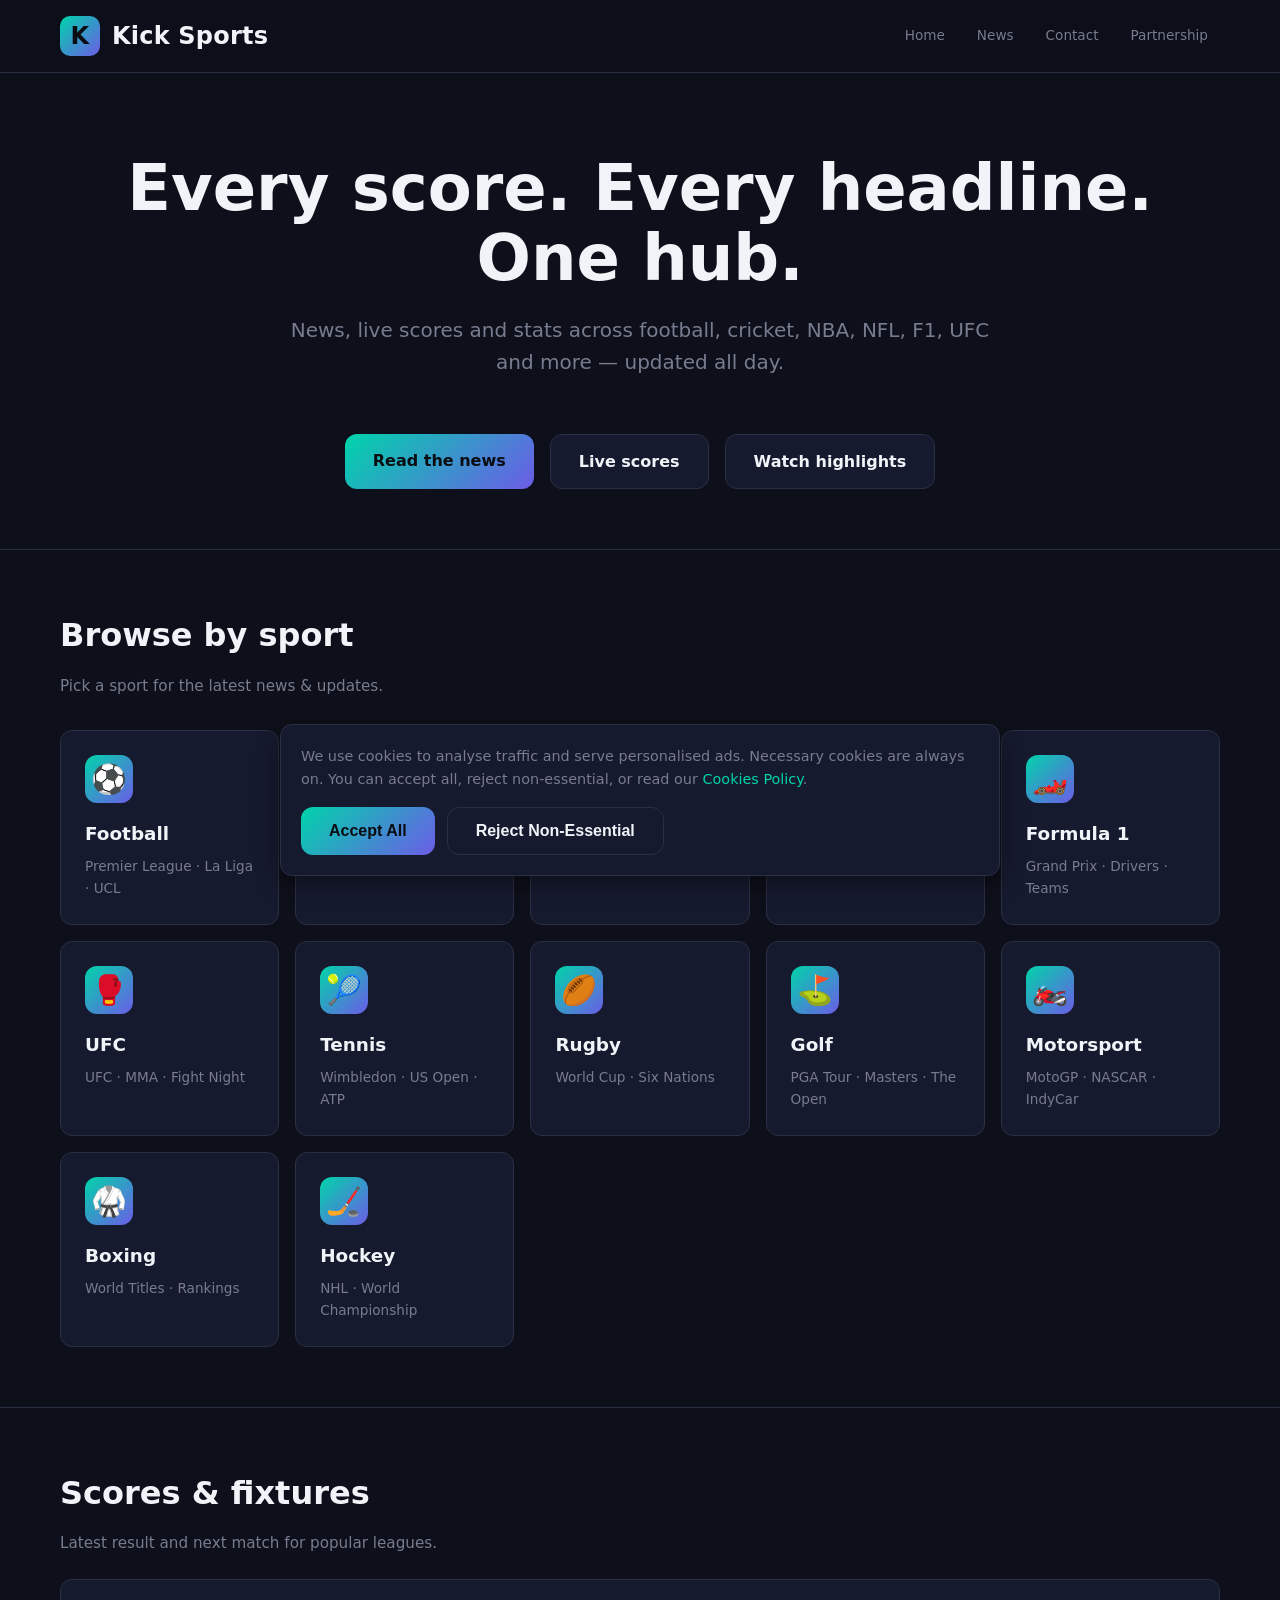
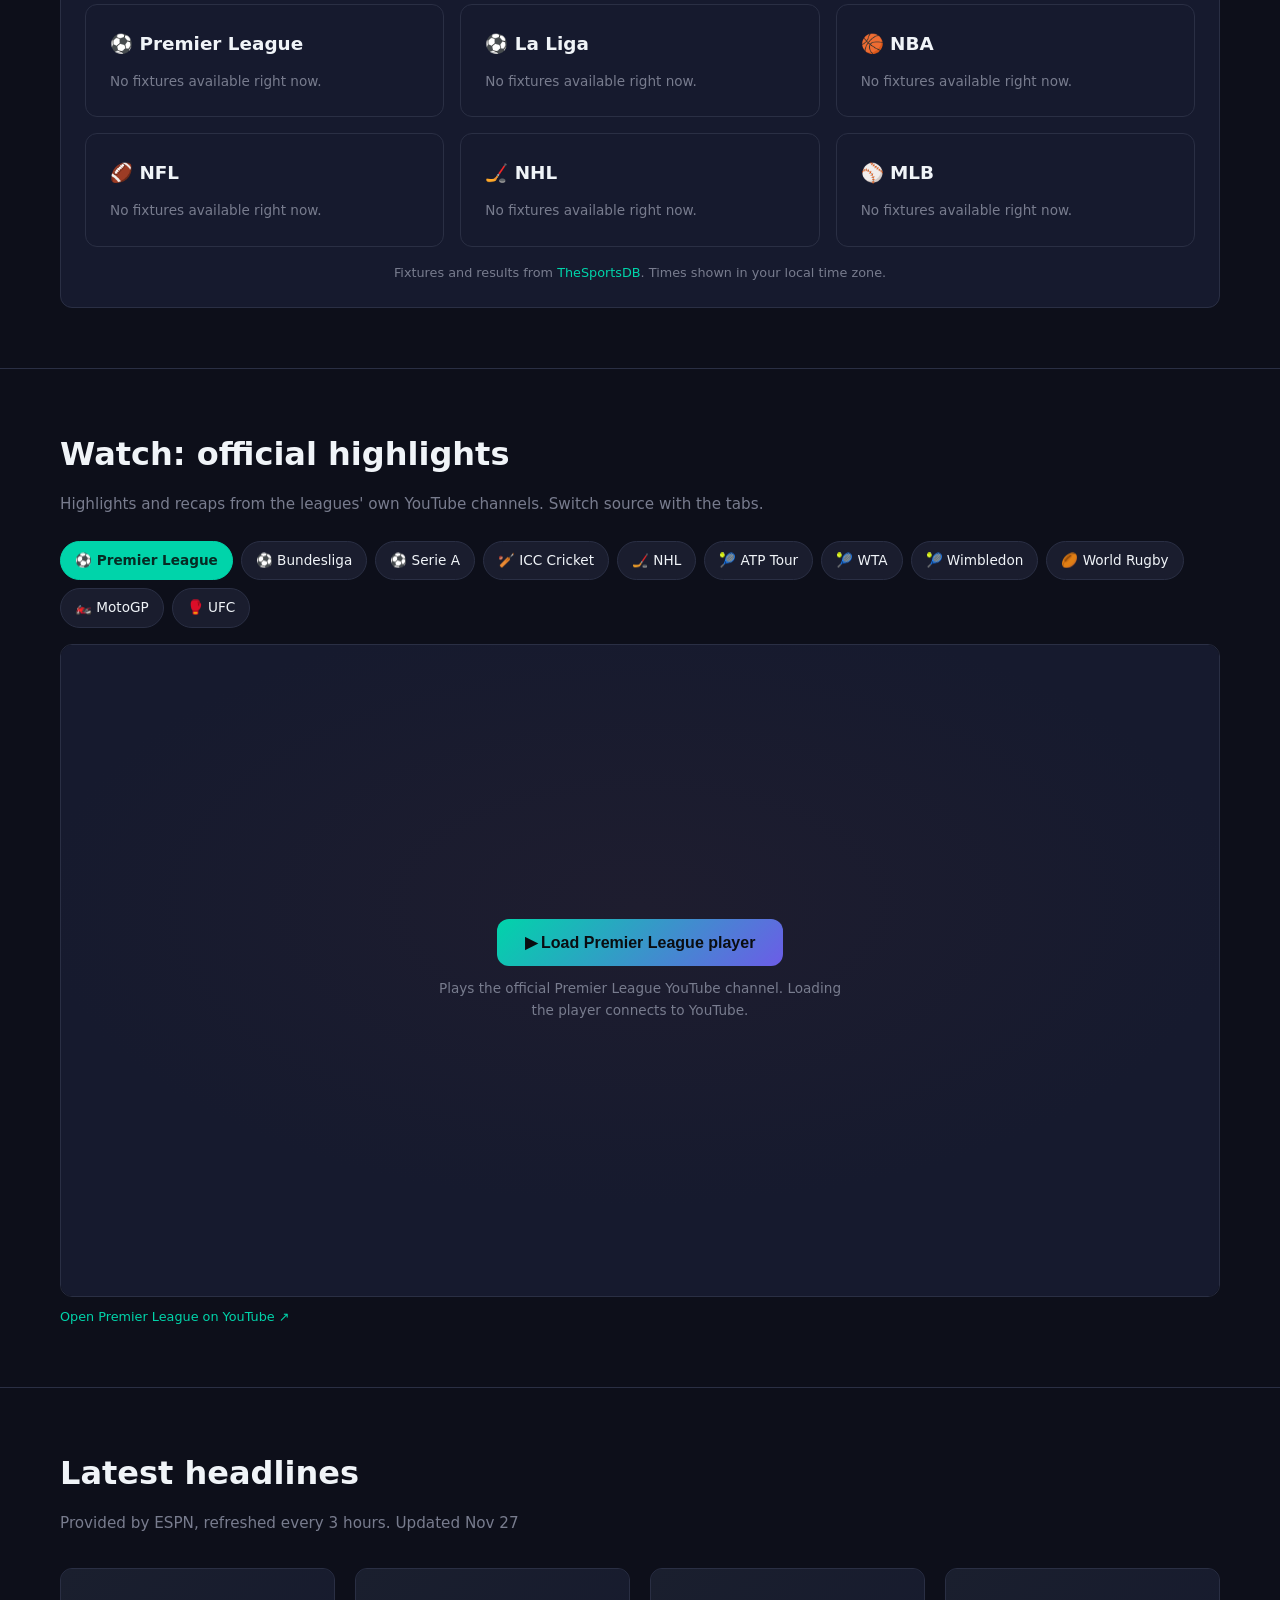
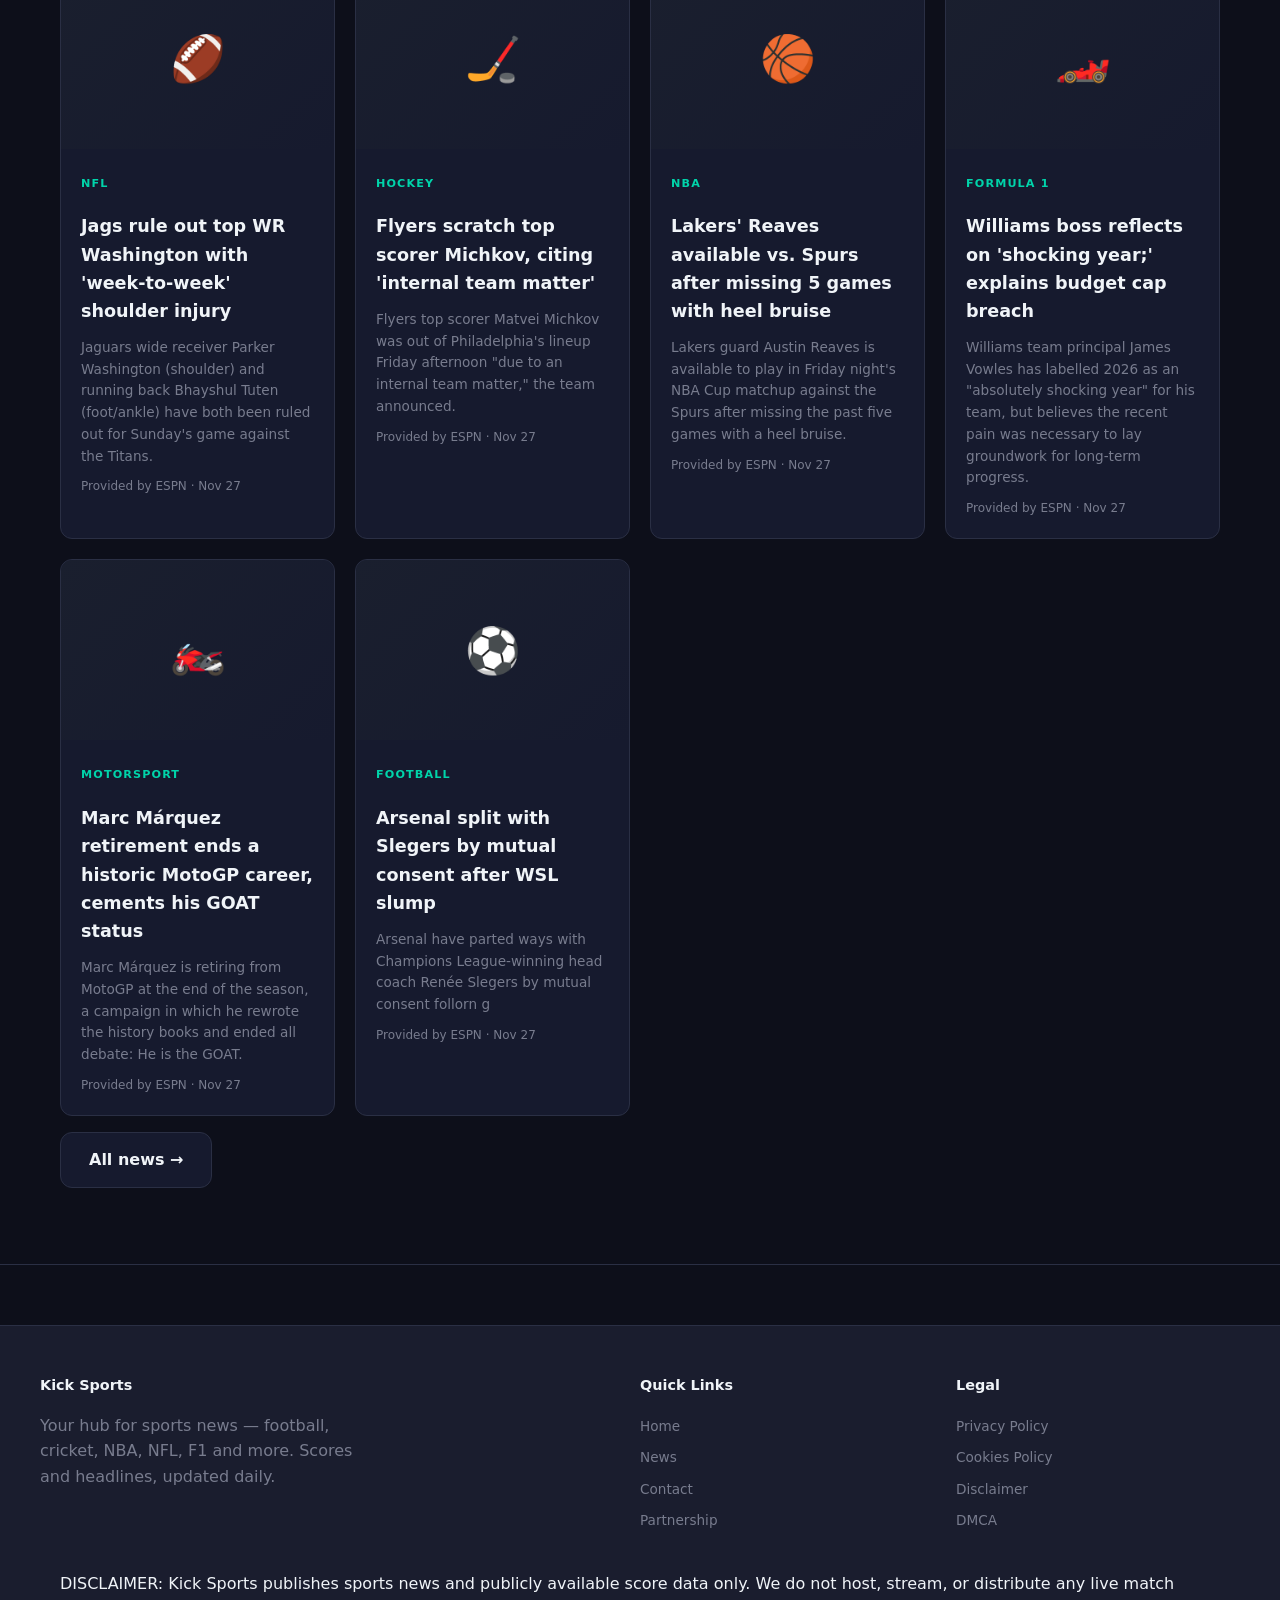
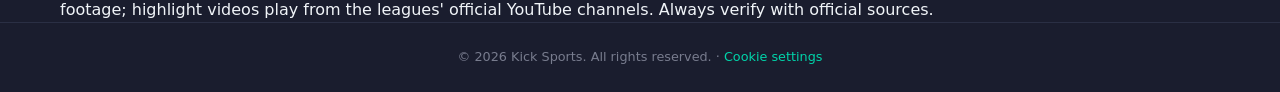
<file: index.html>
<!DOCTYPE html>
<html lang="en" data-year="2025">
<head>
  <meta charset="UTF-8" />
  <meta name="viewport" content="width=device-width, initial-scale=1.0" />
  <title>Kick Sports | Football, Cricket, NBA, NFL & More</title>
  <meta name="description" content="Kick Sports is your hub for sports news and live scores across football, cricket, NBA, NFL, F1, UFC and more." />
  <link rel="preconnect" href="https://fonts.googleapis.com" />
  <link rel="stylesheet" href="assets/css/style.css" />
</head>
<body>
  <div id="site-header"></div>

  <main>
    <section class="hero">
      <div class="container">
        <h1>Every score. Every headline. One hub.</h1>
        <p>News, live scores and stats across football, cricket, NBA, NFL, F1, UFC and more &mdash; updated all day.</p>
        <div class="cta">
          <a class="btn primary" href="news.html">Read the news</a>
          <a class="btn" href="#scores">Live scores</a>
          <a class="btn" href="#watch">Watch highlights</a>
        </div>
      </div>
    </section>


    <section class="section" id="sports">
      <div class="container">
        <h2>Browse by sport</h2>
        <p class="sub">Pick a sport for the latest news &amp; updates.</p>
        <div class="grid">
          <a class="card" href="news.html?sport=football"><div class="icon">⚽</div><h3>Football</h3><p>Premier League · La Liga · UCL</p></a>
          <a class="card" href="news.html?sport=cricket"><div class="icon">🏏</div><h3>Cricket</h3><p>ICC · IPL · T20 World Cup</p></a>
          <a class="card" href="news.html?sport=nba"><div class="icon">🏀</div><h3>NBA</h3><p>NBA · Playoffs · All-Star</p></a>
          <a class="card" href="news.html?sport=nfl"><div class="icon">🏈</div><h3>NFL</h3><p>NFL · Super Bowl · Draft</p></a>
          <a class="card" href="news.html?sport=f1"><div class="icon">🏎️</div><h3>Formula 1</h3><p>Grand Prix · Drivers · Teams</p></a>
          <a class="card" href="news.html?sport=ufc"><div class="icon">🥊</div><h3>UFC</h3><p>UFC · MMA · Fight Night</p></a>
          <a class="card" href="news.html?sport=tennis"><div class="icon">🎾</div><h3>Tennis</h3><p>Wimbledon · US Open · ATP</p></a>
          <a class="card" href="news.html?sport=rugby"><div class="icon">🏉</div><h3>Rugby</h3><p>World Cup · Six Nations</p></a>
          <a class="card" href="news.html?sport=golf"><div class="icon">⛳</div><h3>Golf</h3><p>PGA Tour · Masters · The Open</p></a>
          <a class="card" href="news.html?sport=motorsport"><div class="icon">🏍️</div><h3>Motorsport</h3><p>MotoGP · NASCAR · IndyCar</p></a>
          <a class="card" href="news.html?sport=boxing"><div class="icon">🥋</div><h3>Boxing</h3><p>World Titles · Rankings</p></a>
          <a class="card" href="news.html?sport=hockey"><div class="icon">🏒</div><h3>Hockey</h3><p>NHL · World Championship</p></a>
        </div>
      </div>
    </section>

    <section class="section" id="scores">
      <div class="container">
        <h2>Scores &amp; fixtures</h2>
        <p class="sub">Latest result and next match for popular leagues.</p>
        <div class="widget-wrap">
          <!-- scores.js renders the latest result and next fixture per league. -->
          <div id="scores-widget"></div>
        </div>
      </div>
    </section>

    <!-- Official highlights: multi-source player (licensed league channels only) -->
    <section class="section" id="watch">
      <div class="container">
        <h2>Watch: official highlights</h2>
        <p class="sub">Highlights and recaps from the leagues' own YouTube channels. Switch source with the tabs.</p>
        <div id="watch-player" class="watch"></div>
      </div>
    </section>

    <!-- Latest headlines: data/news.json, linked to the original stories -->
    <section class="section" id="headlines-section">
      <div class="container">
        <h2>Latest headlines</h2>
        <p class="sub">Provided by ESPN, refreshed every 3 hours. <span id="news-updated"></span></p>
        <div class="articles" id="headlines" data-limit="6"></div>
        <p><a class="btn" href="news.html">All news →</a></p>
      </div>
    </section>

  </main>

  <div id="site-footer"></div>
  <script src="assets/js/site.js"></script>
  <script src="assets/js/scores.js"></script>
  <script src="assets/js/news.js"></script>
  <script src="assets/js/watch.js"></script>
</body>
</html>
</file>
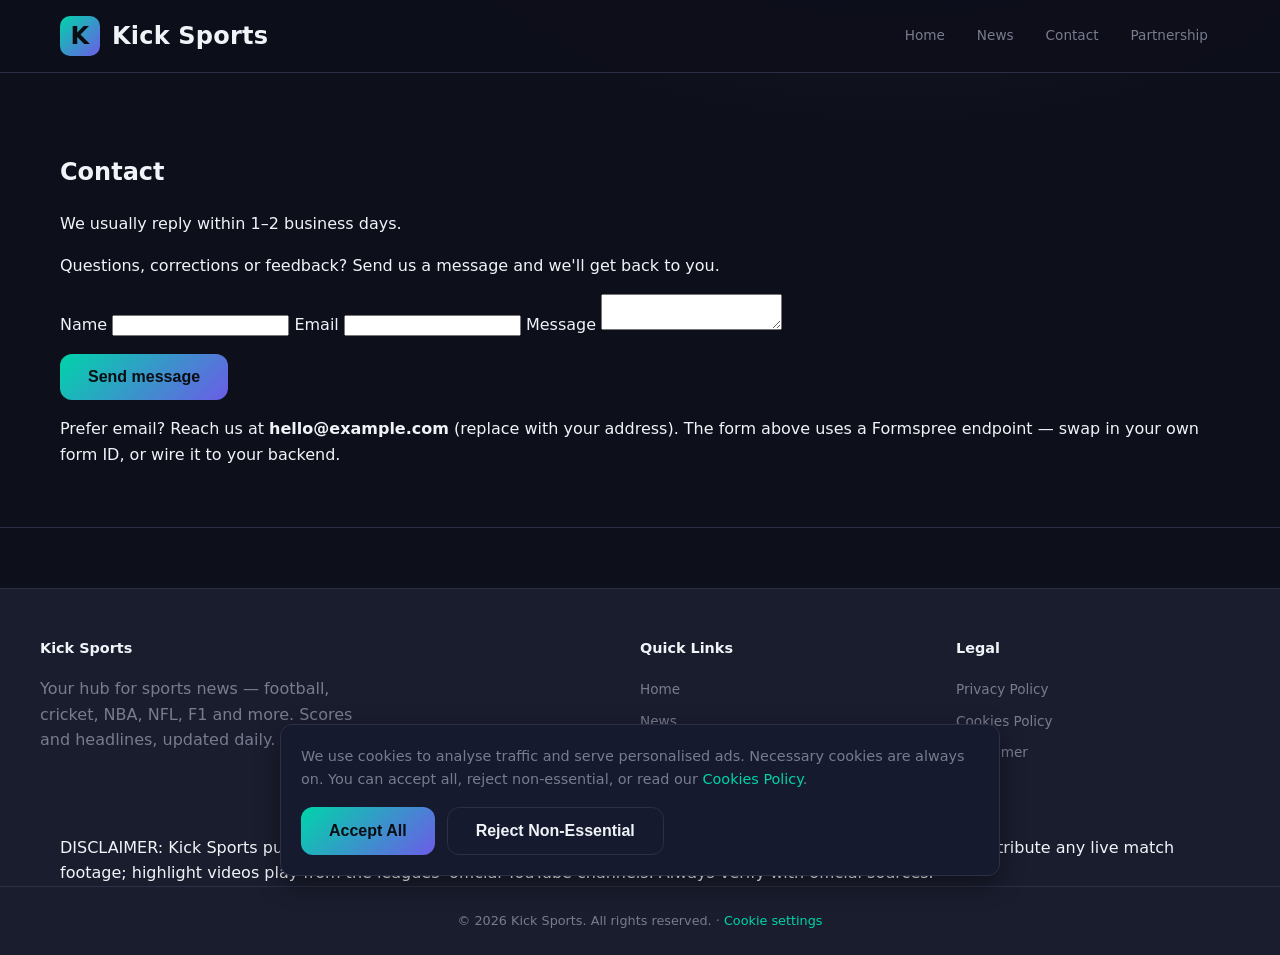
<file: contact.html>
<!DOCTYPE html>
<html lang="en" data-year="2025">
<head>
  <meta charset="UTF-8" />
  <meta name="viewport" content="width=device-width, initial-scale=1.0" />
  <title>Contact | Kick Sports</title>
  <meta name="description" content="Get in touch with the Kick Sports team." />
  <link rel="stylesheet" href="assets/css/style.css" />
</head>
<body>
  <div id="site-header"></div>

  <main>
    <section class="section">
      <div class="container prose">
        <h1>Contact</h1>
        <p class="updated">We usually reply within 1&ndash;2 business days.</p>
        <p>Questions, corrections or feedback? Send us a message and we'll get back to you.</p>

        <form class="form" action="https://formspree.io/f/your-form-id" method="POST">
          <label for="name">Name</label>
          <input id="name" name="name" type="text" required />

          <label for="email">Email</label>
          <input id="email" name="email" type="email" required />

          <label for="message">Message</label>
          <textarea id="message" name="message" required></textarea>

          <p style="margin-top:16px"><button class="btn primary" type="submit">Send message</button></p>
        </form>

        <div class="notice">
          Prefer email? Reach us at <strong>hello@example.com</strong> (replace with your address).
          The form above uses a Formspree endpoint &mdash; swap in your own form ID, or wire it to your backend.
        </div>
      </div>
    </section>
  </main>

  <div id="site-footer"></div>
  <script src="assets/js/site.js"></script>
</body>
</html>
</file>
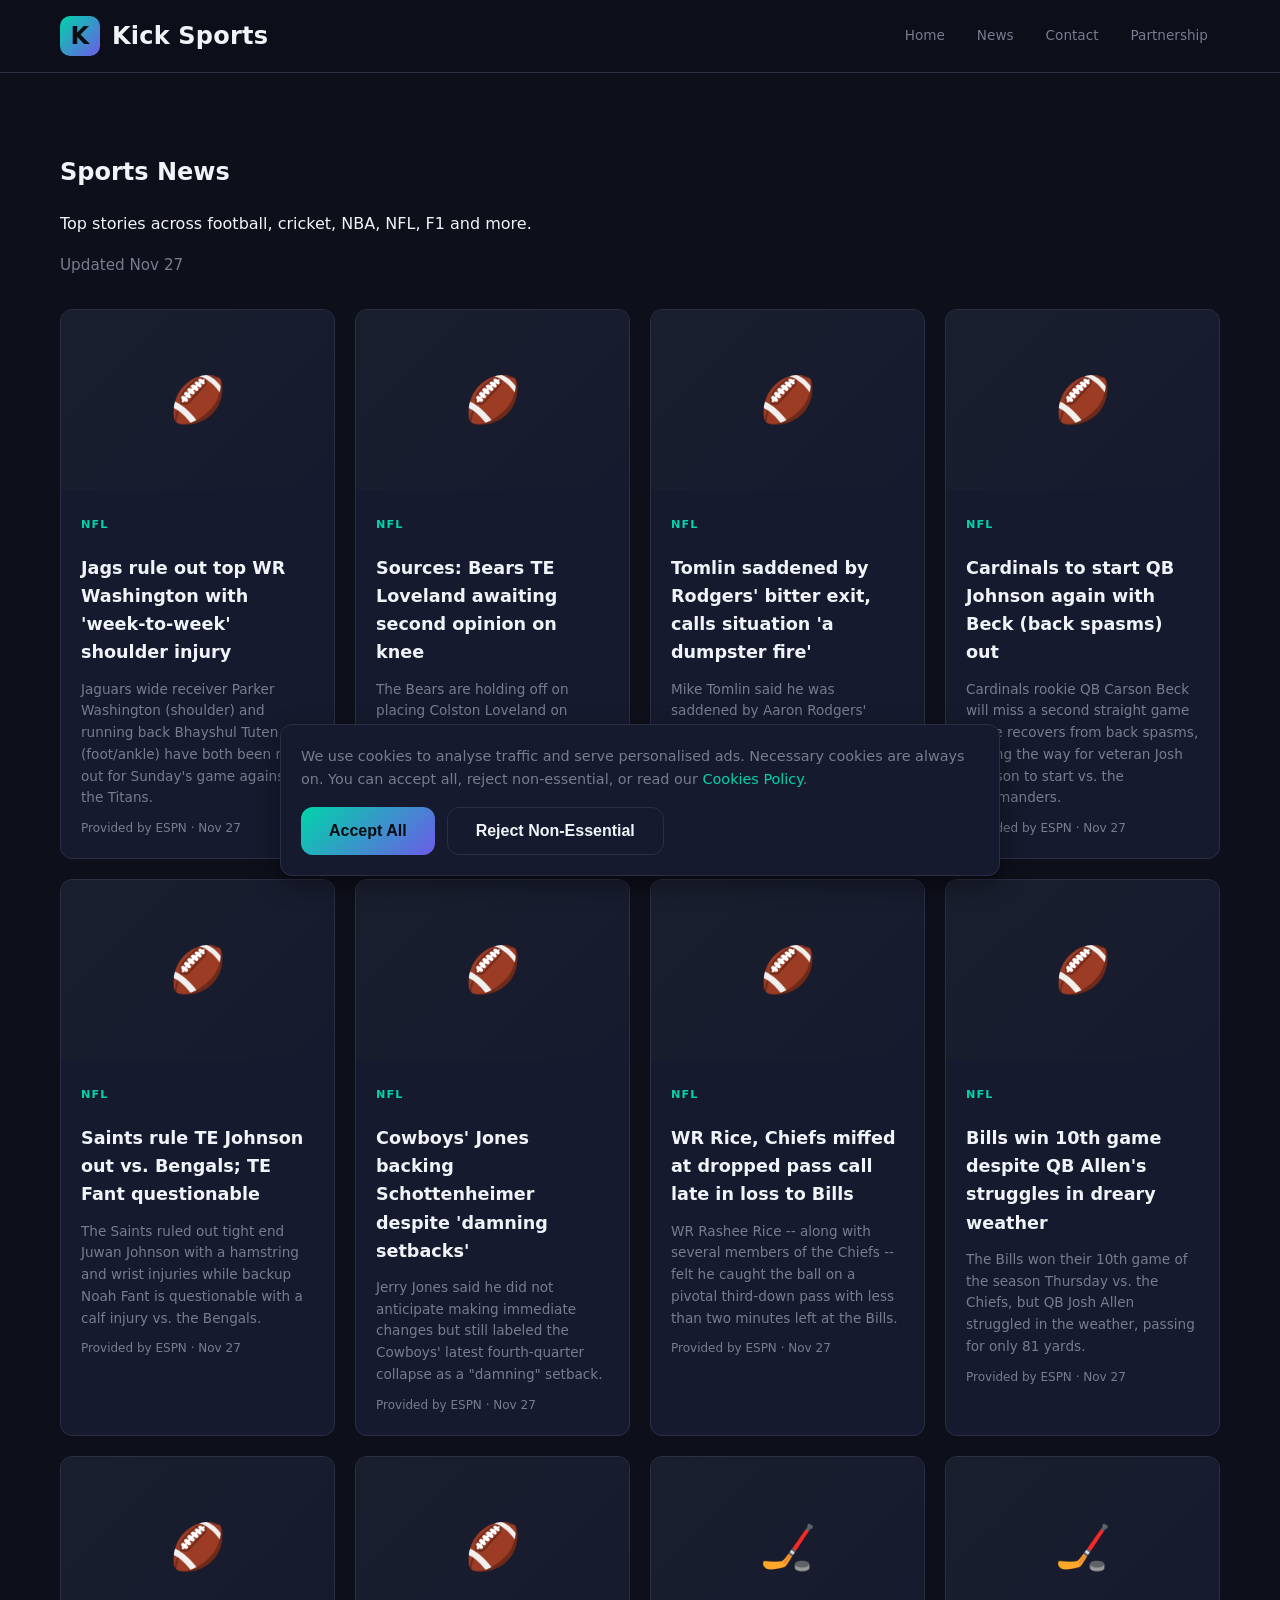
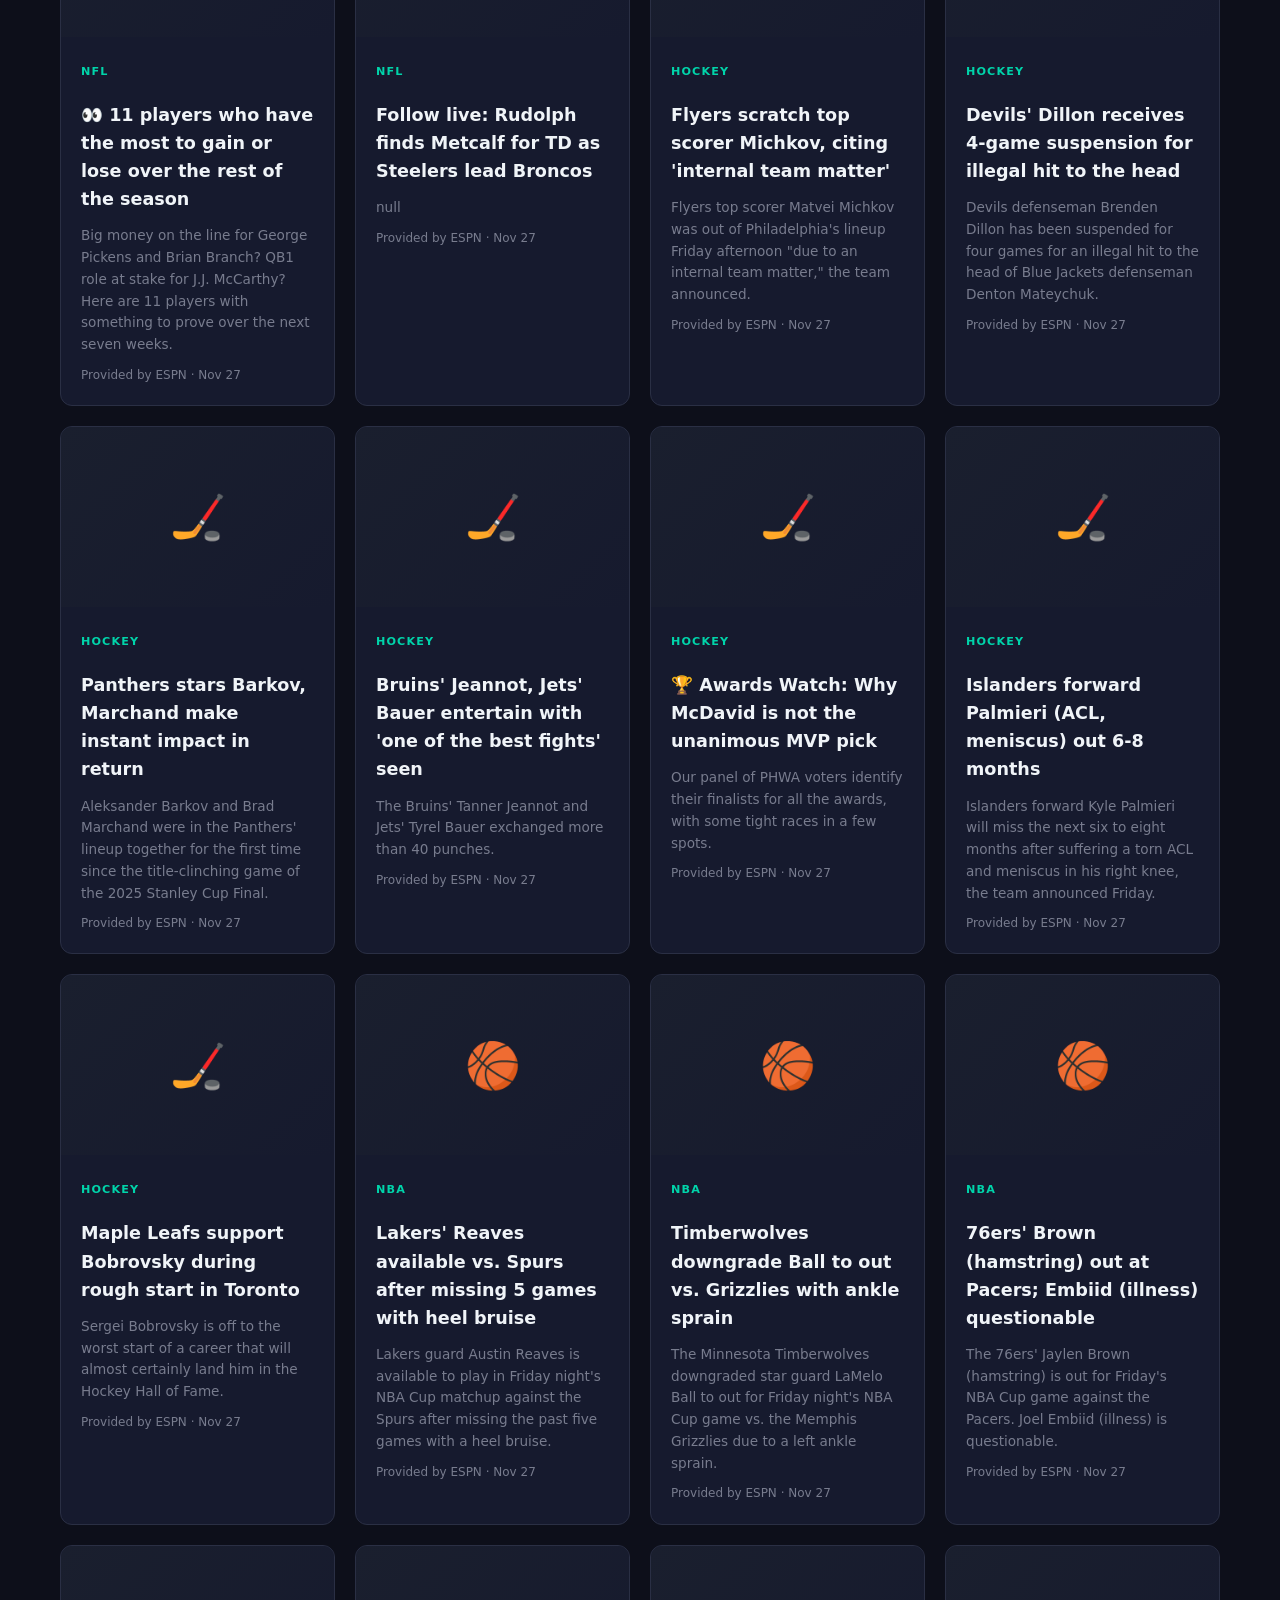
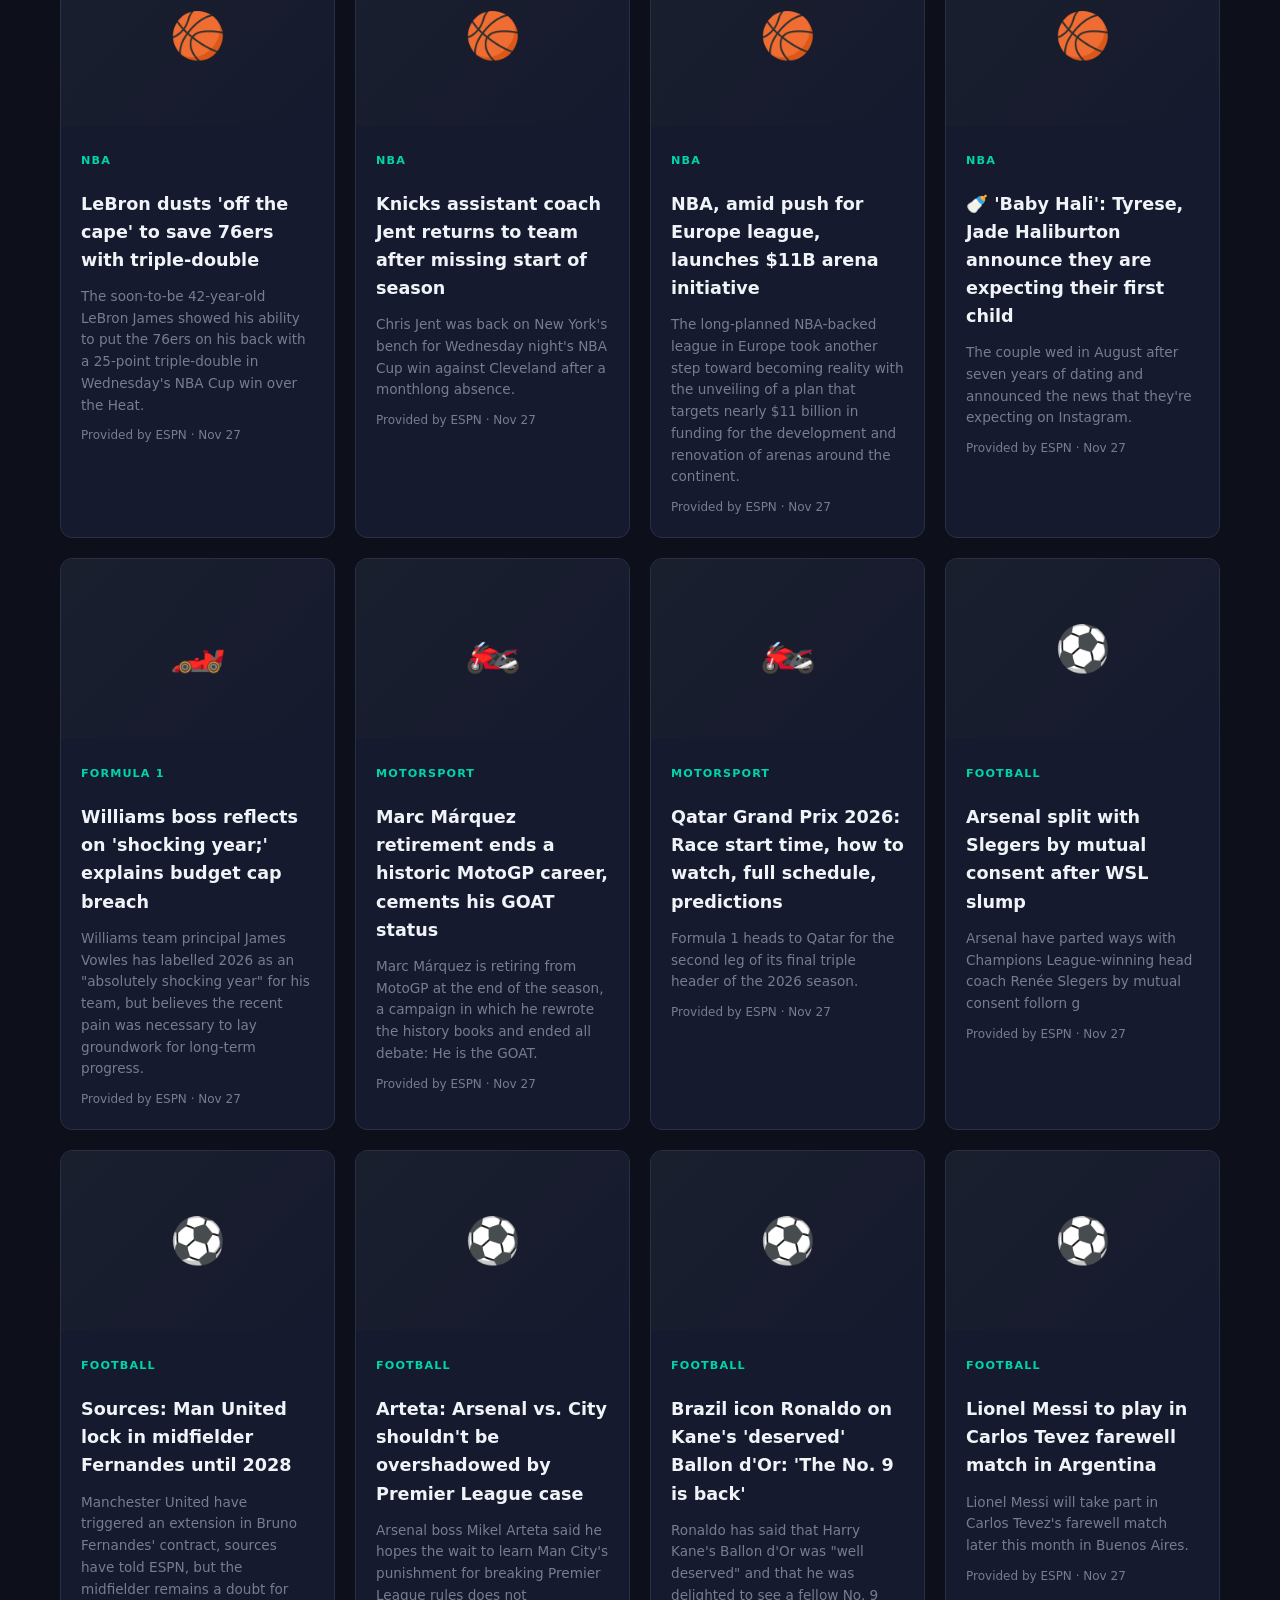
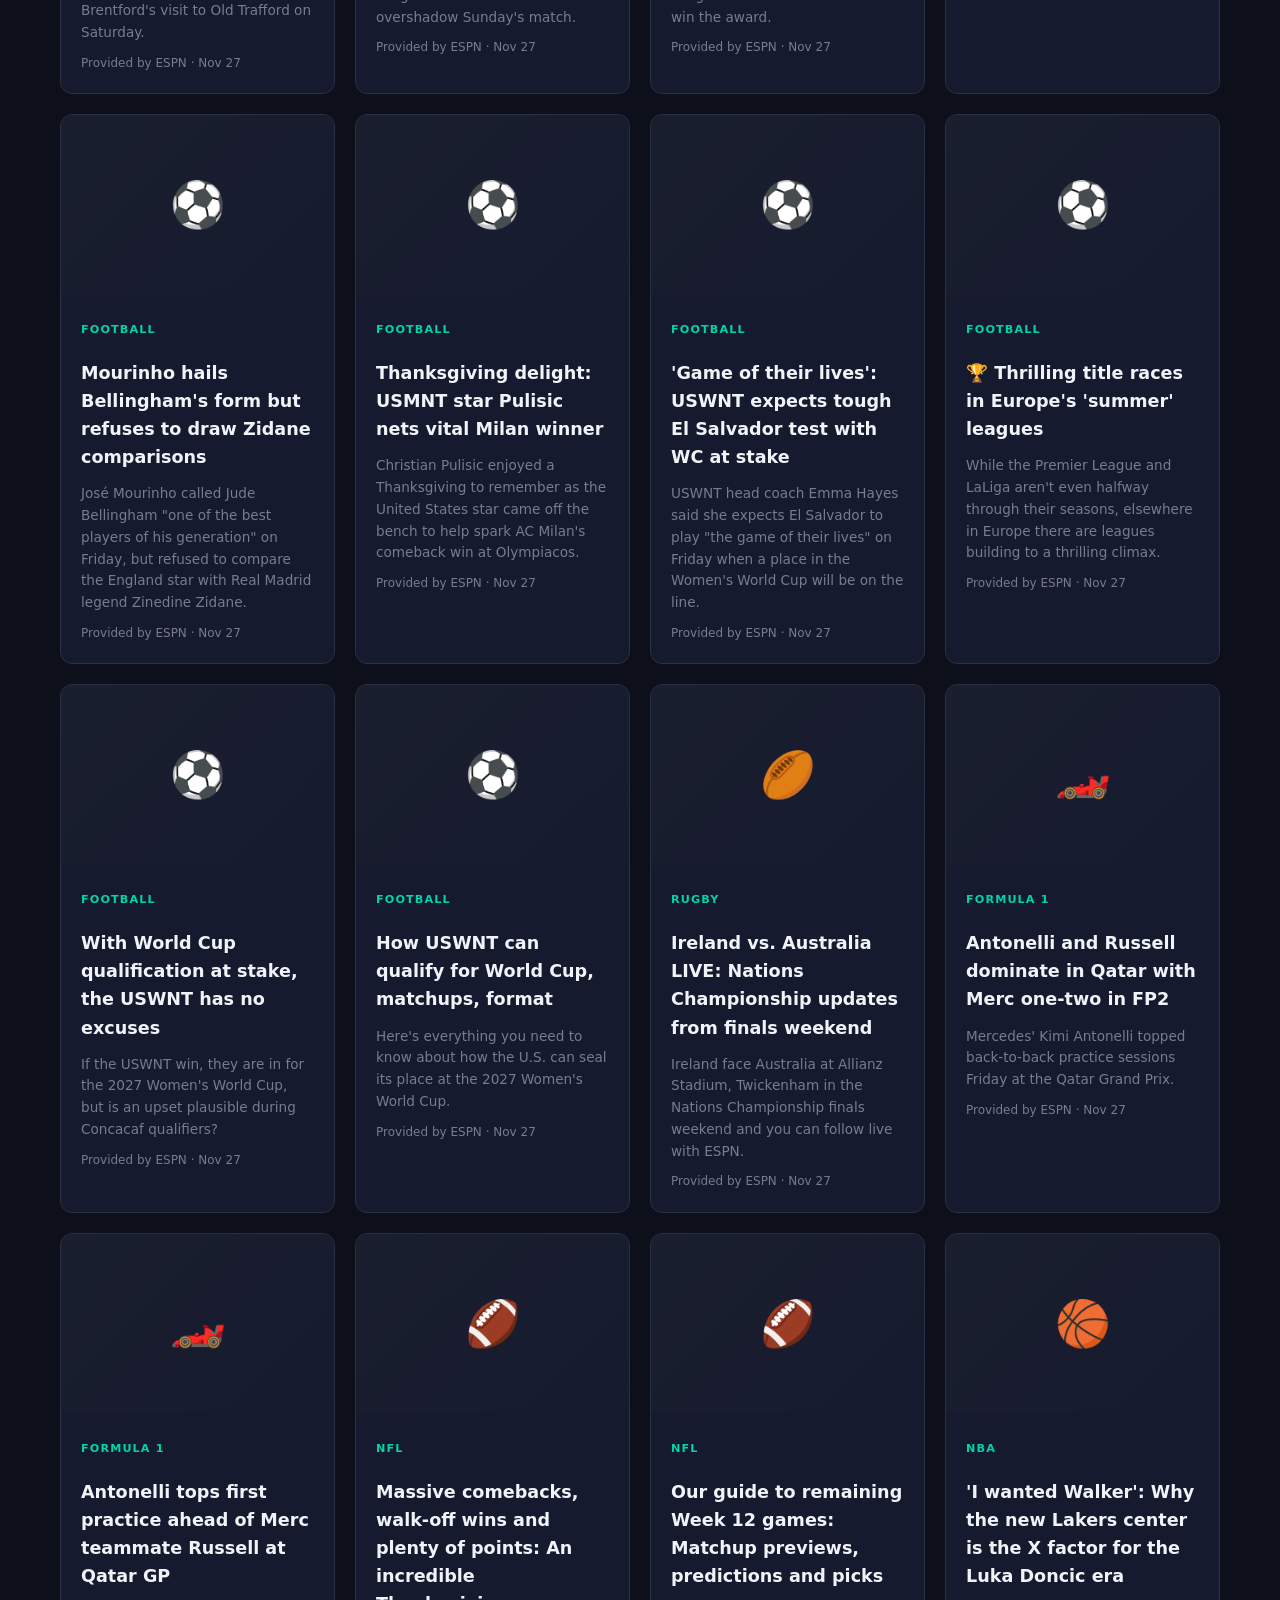
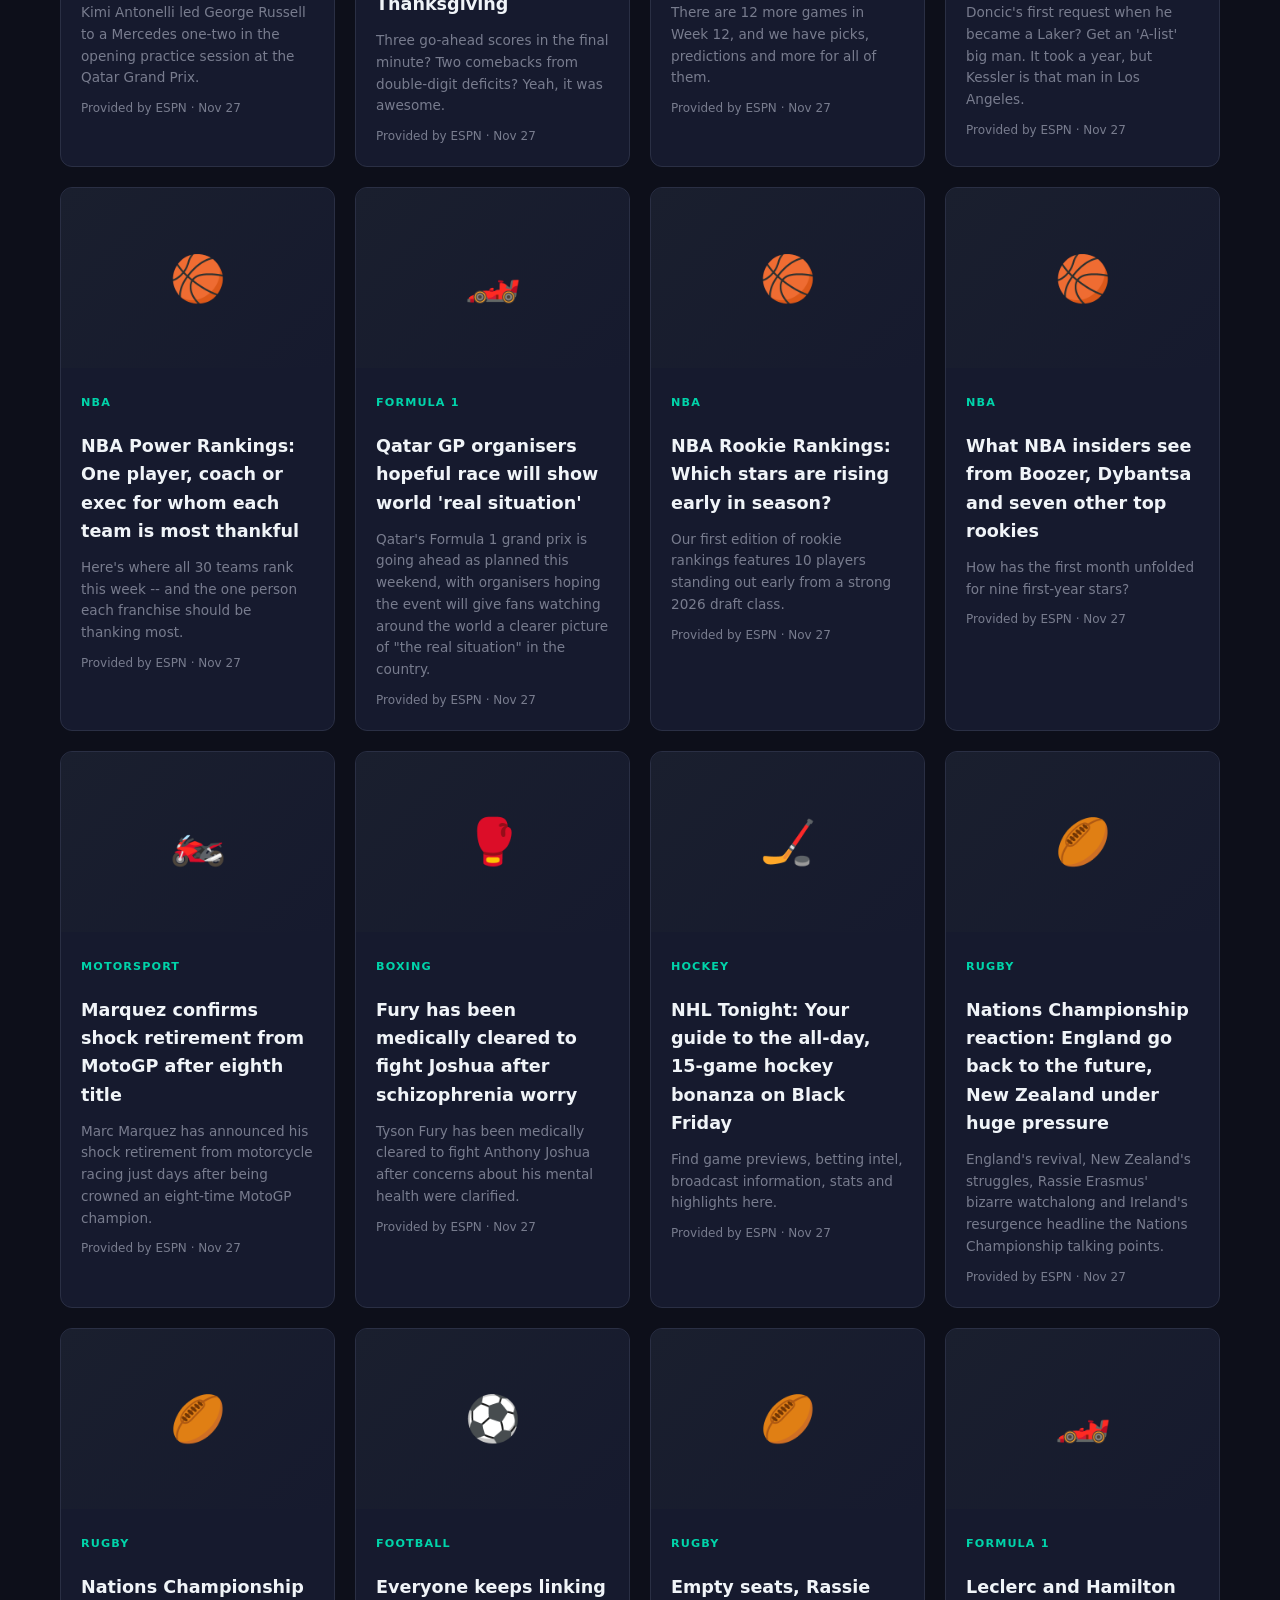
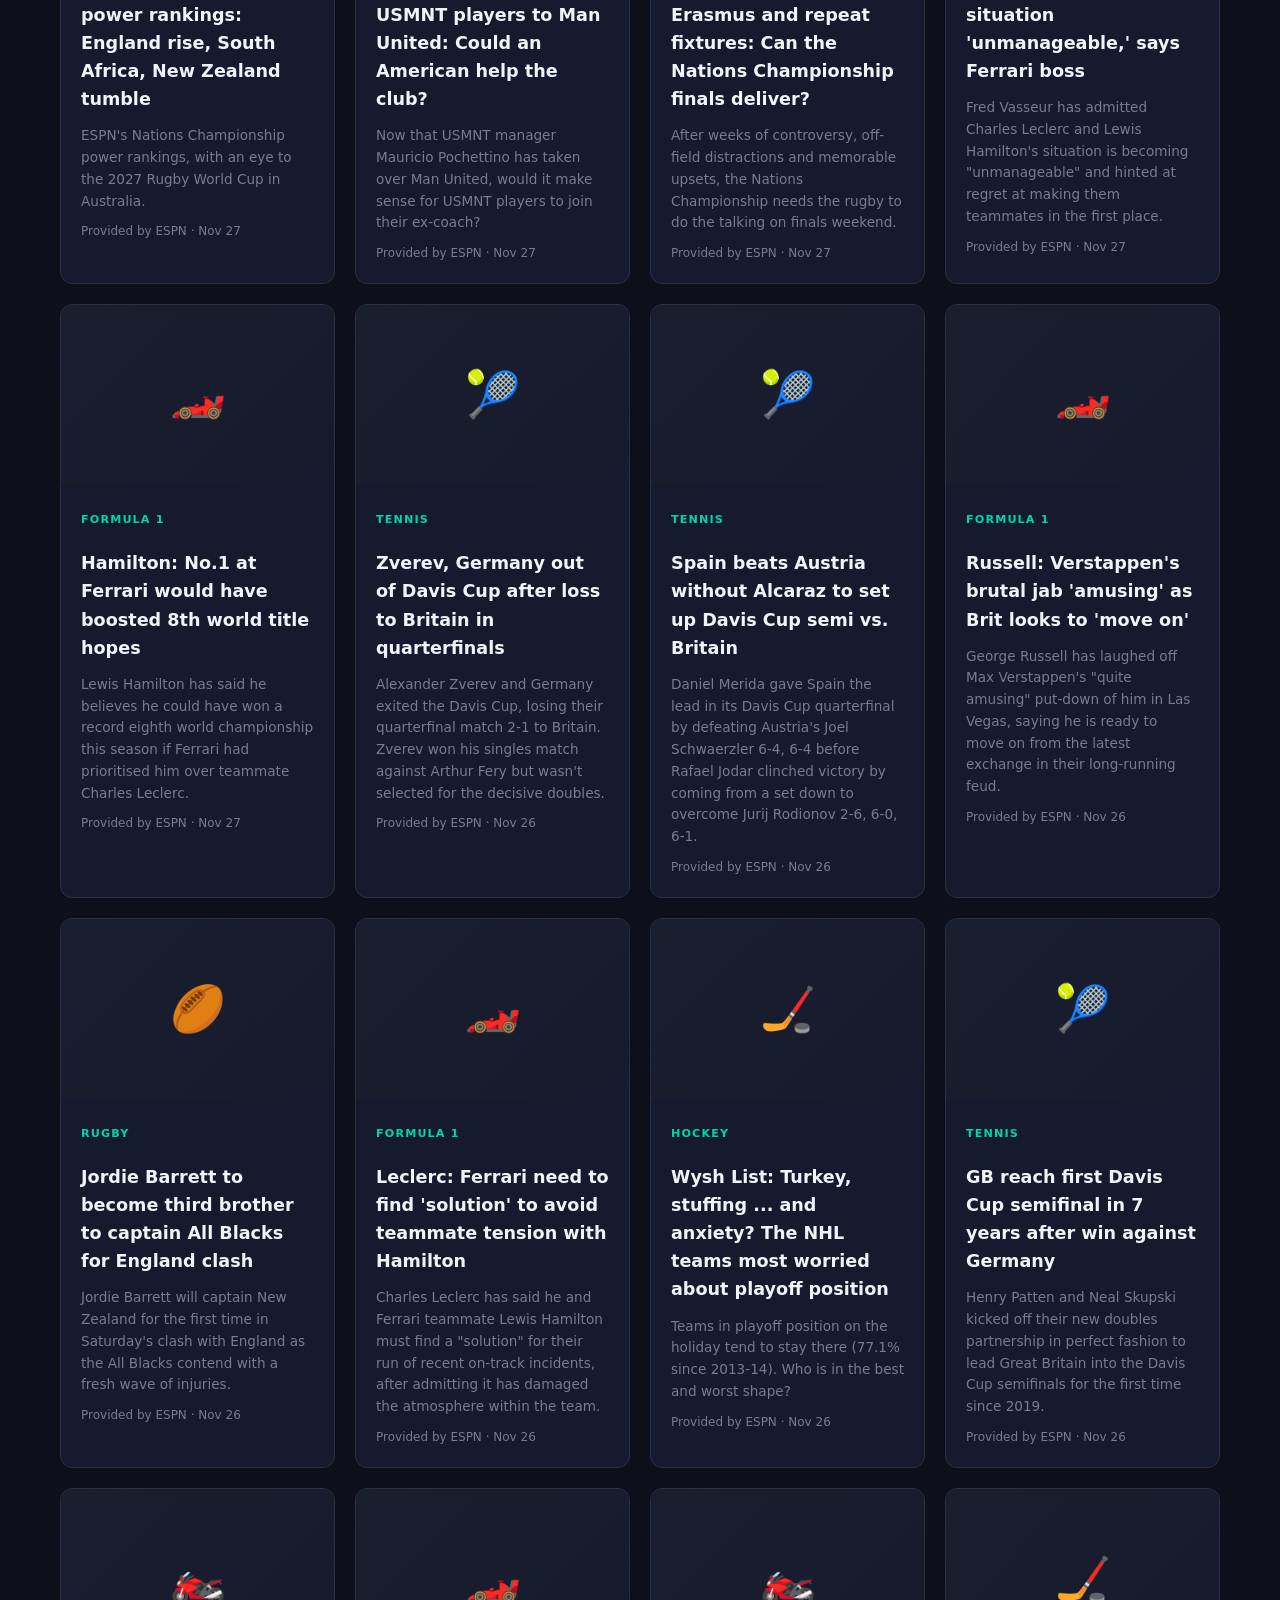
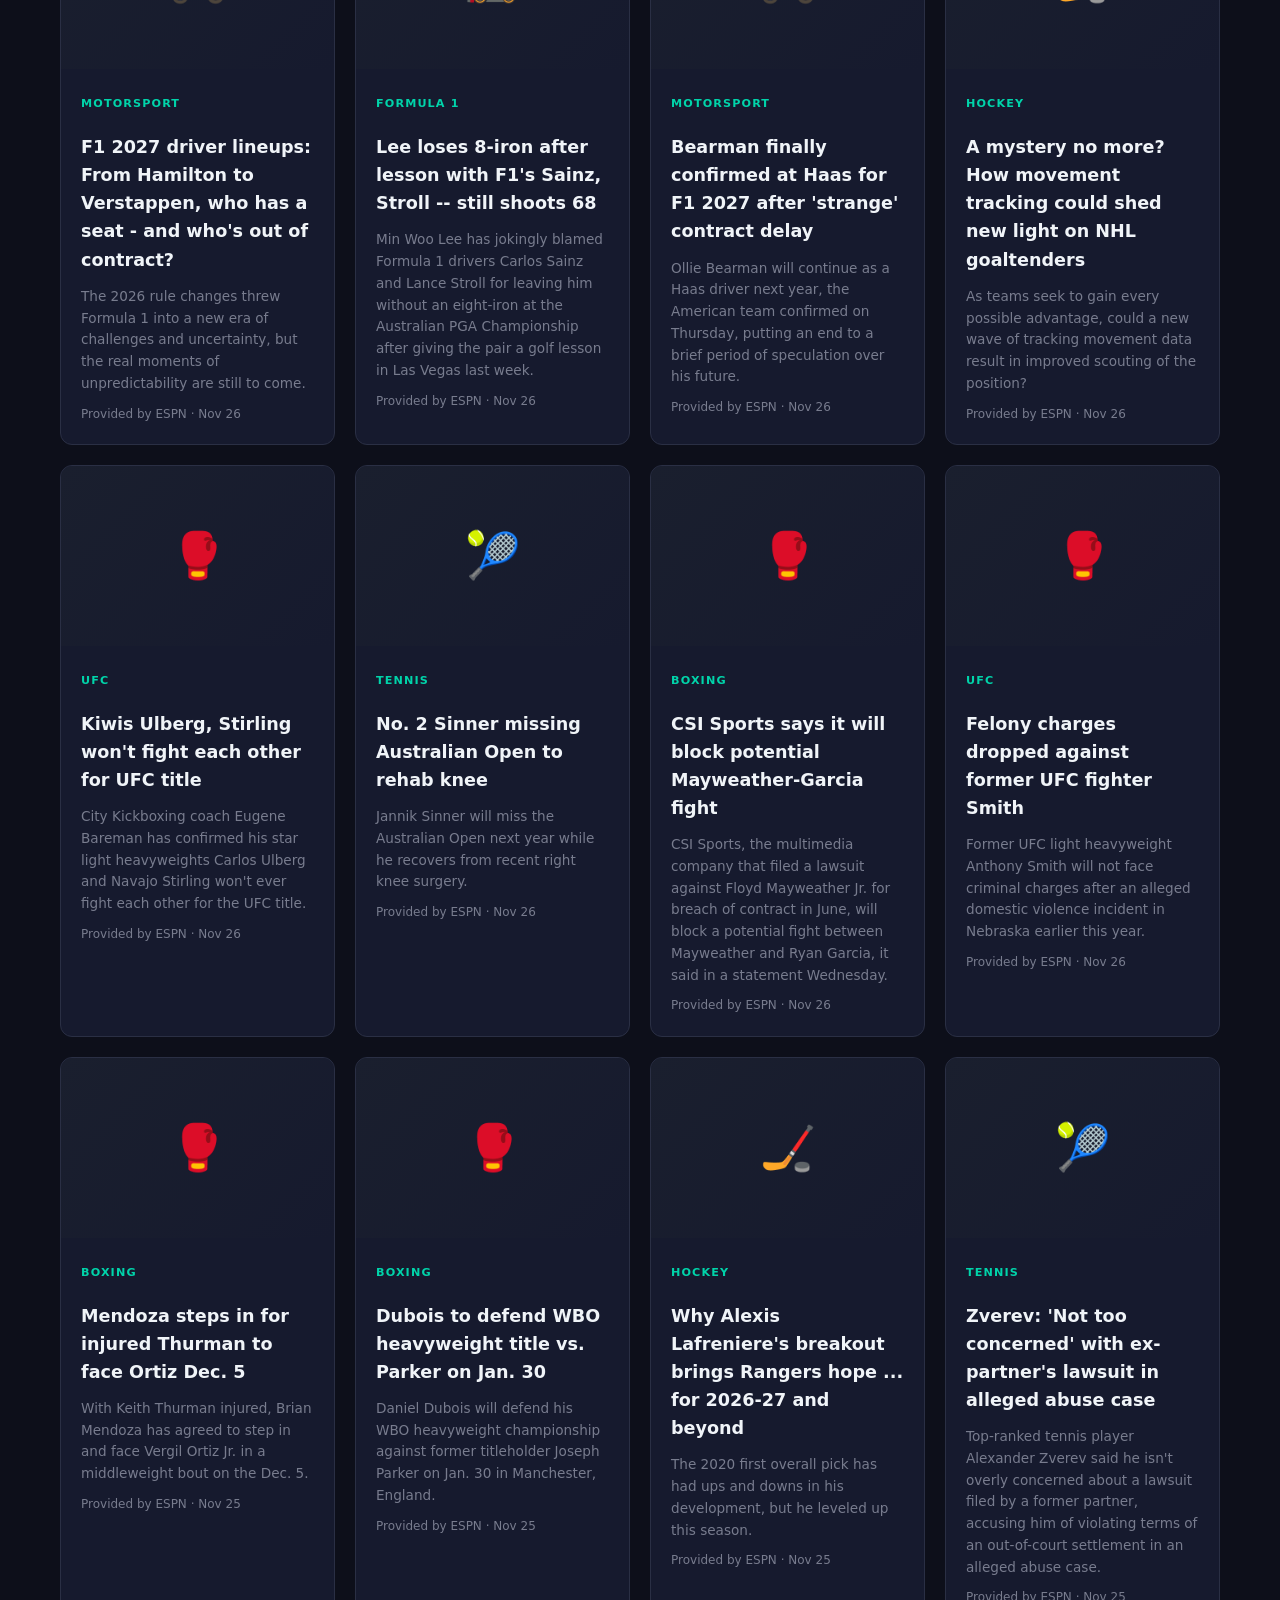
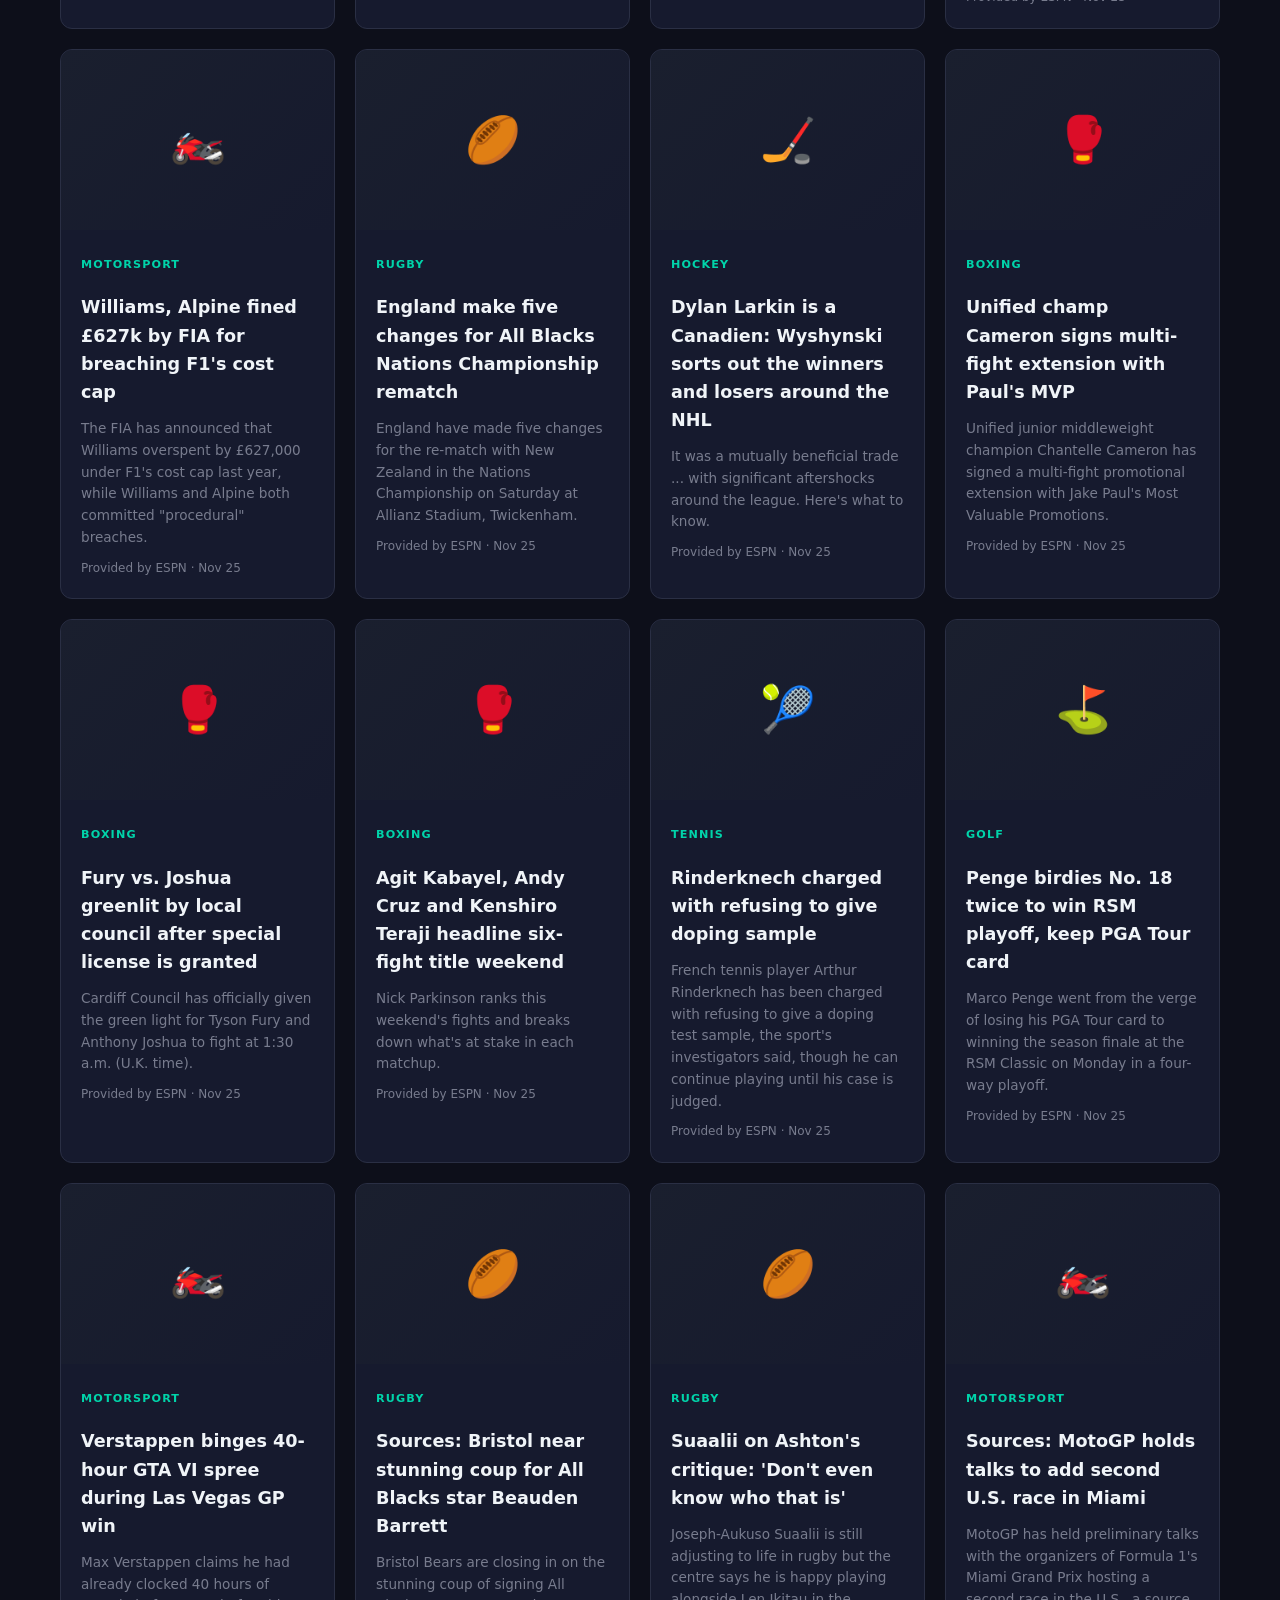
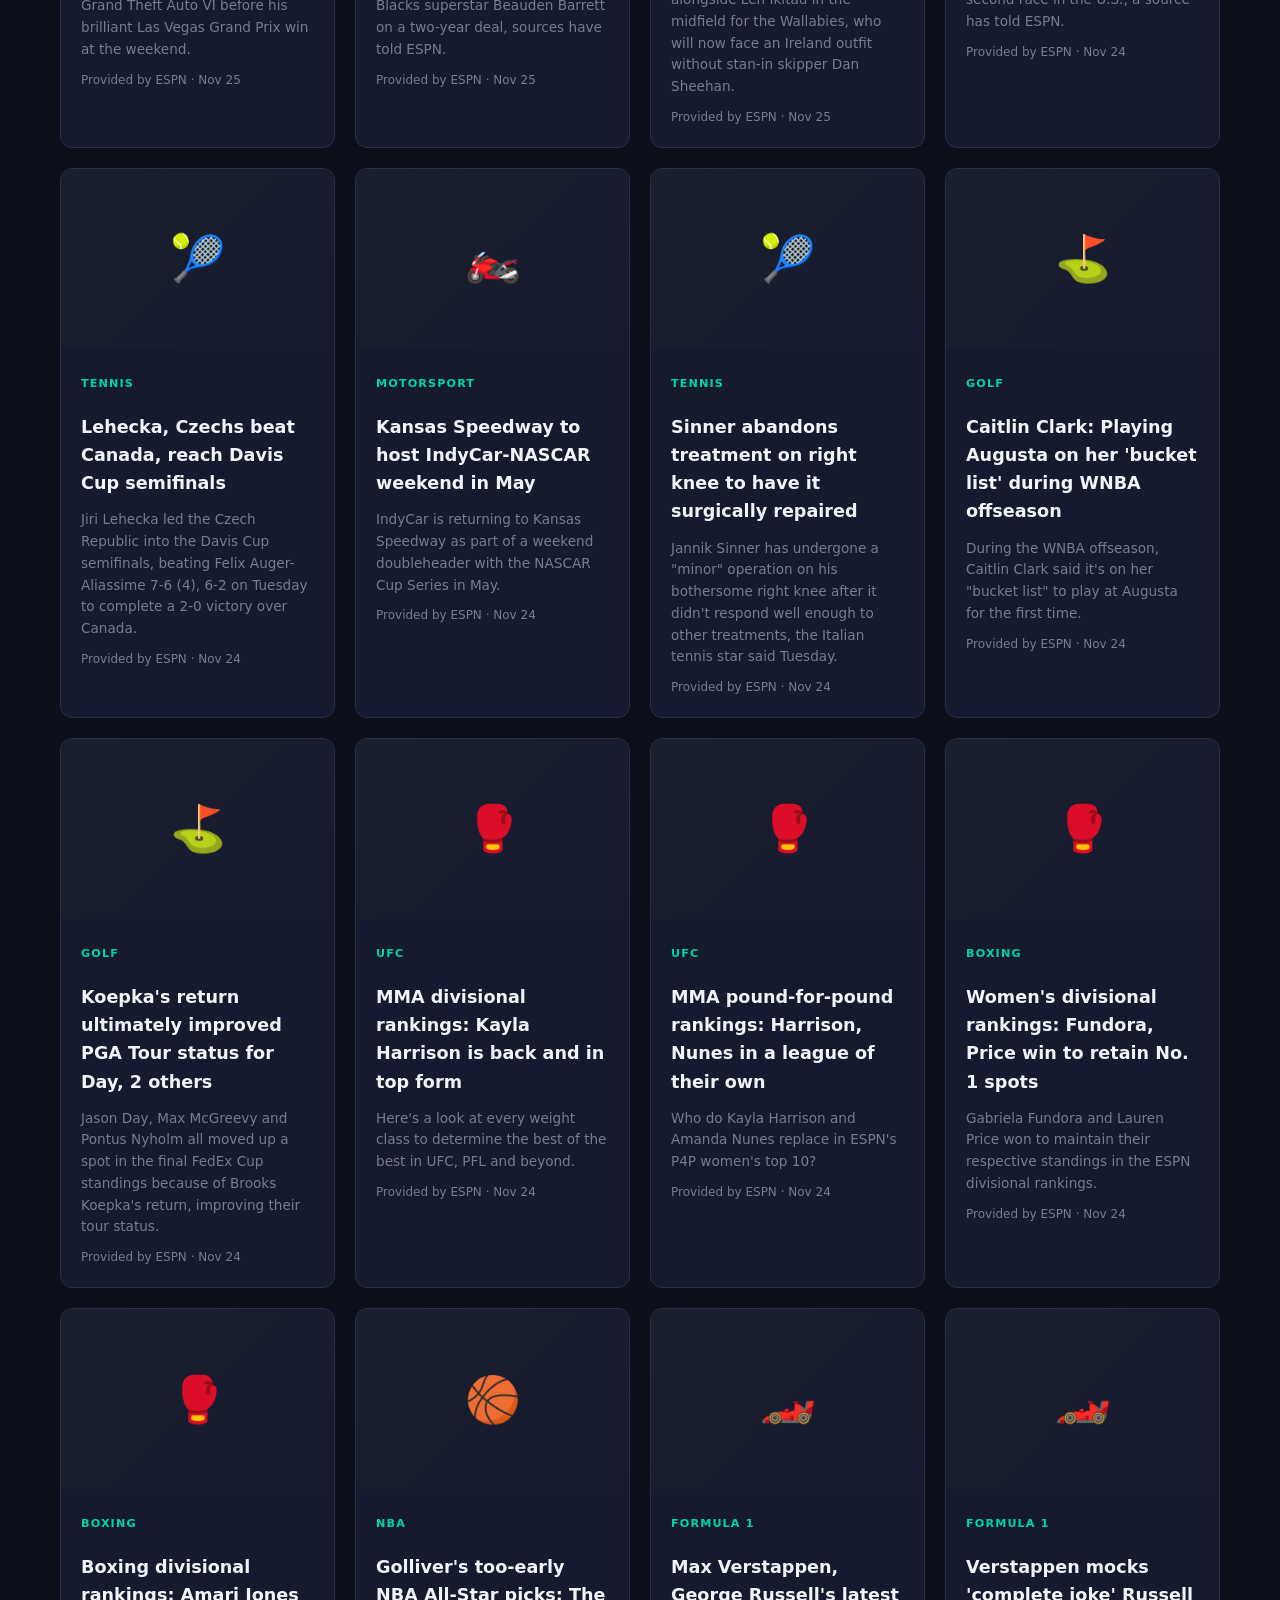
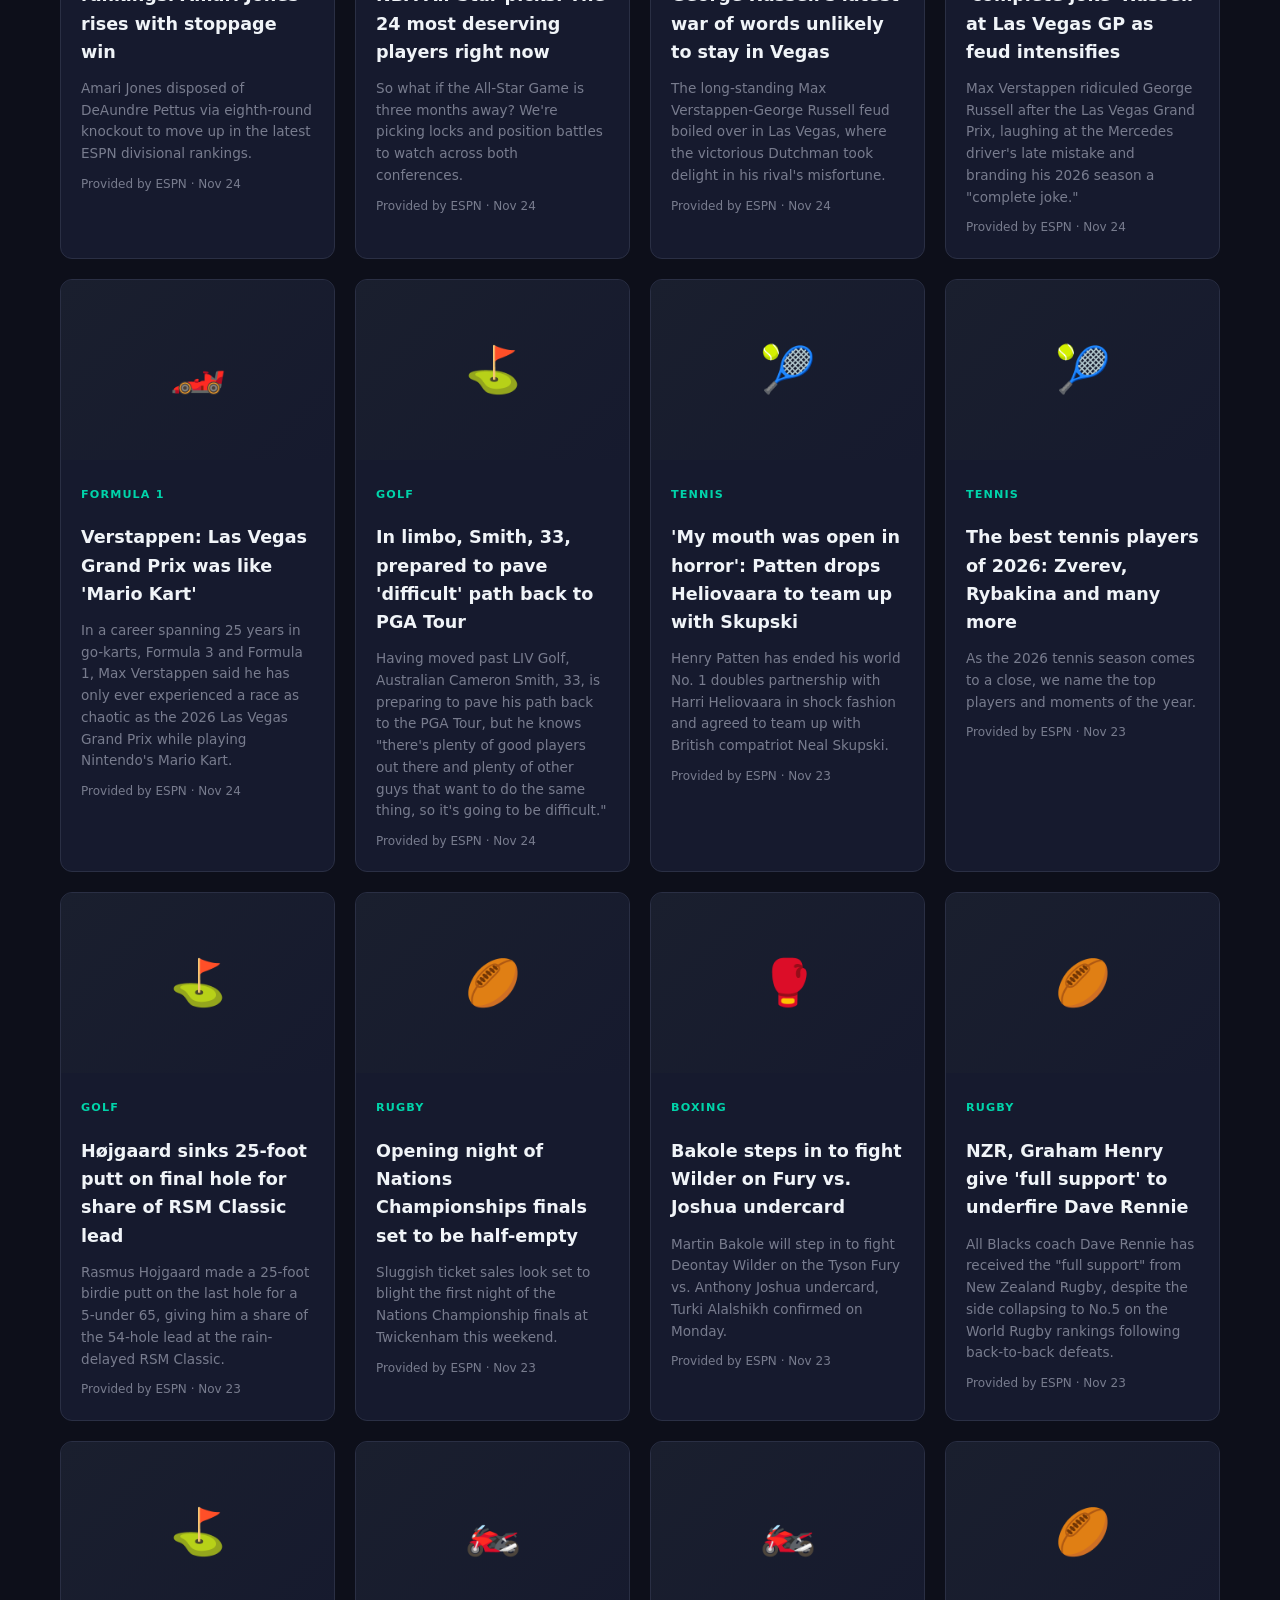
<file: news.html>
<!DOCTYPE html>
<html lang="en" data-year="2025">
<head>
  <meta charset="UTF-8" />
  <meta name="viewport" content="width=device-width, initial-scale=1.0" />
  <title>Sports News | Kick Sports</title>
  <meta name="description" content="Latest sports news and headlines across football, cricket, NBA, NFL, F1 and more." />
  <link rel="stylesheet" href="assets/css/style.css" />
</head>
<body>
  <div id="site-header"></div>

  <main>
    <section class="section">
      <div class="container">
        <h1 id="news-title">Sports News</h1>
        <p class="section-sub" id="news-sub">Top stories across football, cricket, NBA, NFL, F1 and more.</p>

        <p class="sub"><span id="news-updated"></span></p>
        <div class="articles" id="articles">
          <p class="muted">Loading headlines…</p>
        </div>

        <p class="source-note">
          Headlines and summaries provided by <a href="https://www.espn.com" target="_blank" rel="noopener">ESPN</a> via its
          RSS feeds, shown as published. Every story links to the full article on espn.com.
        </p>

    </section>
  </main>

  <div id="site-footer"></div>
  <script src="assets/js/site.js"></script>
  <script src="assets/js/news.js"></script>
</body>
</html>
</file>
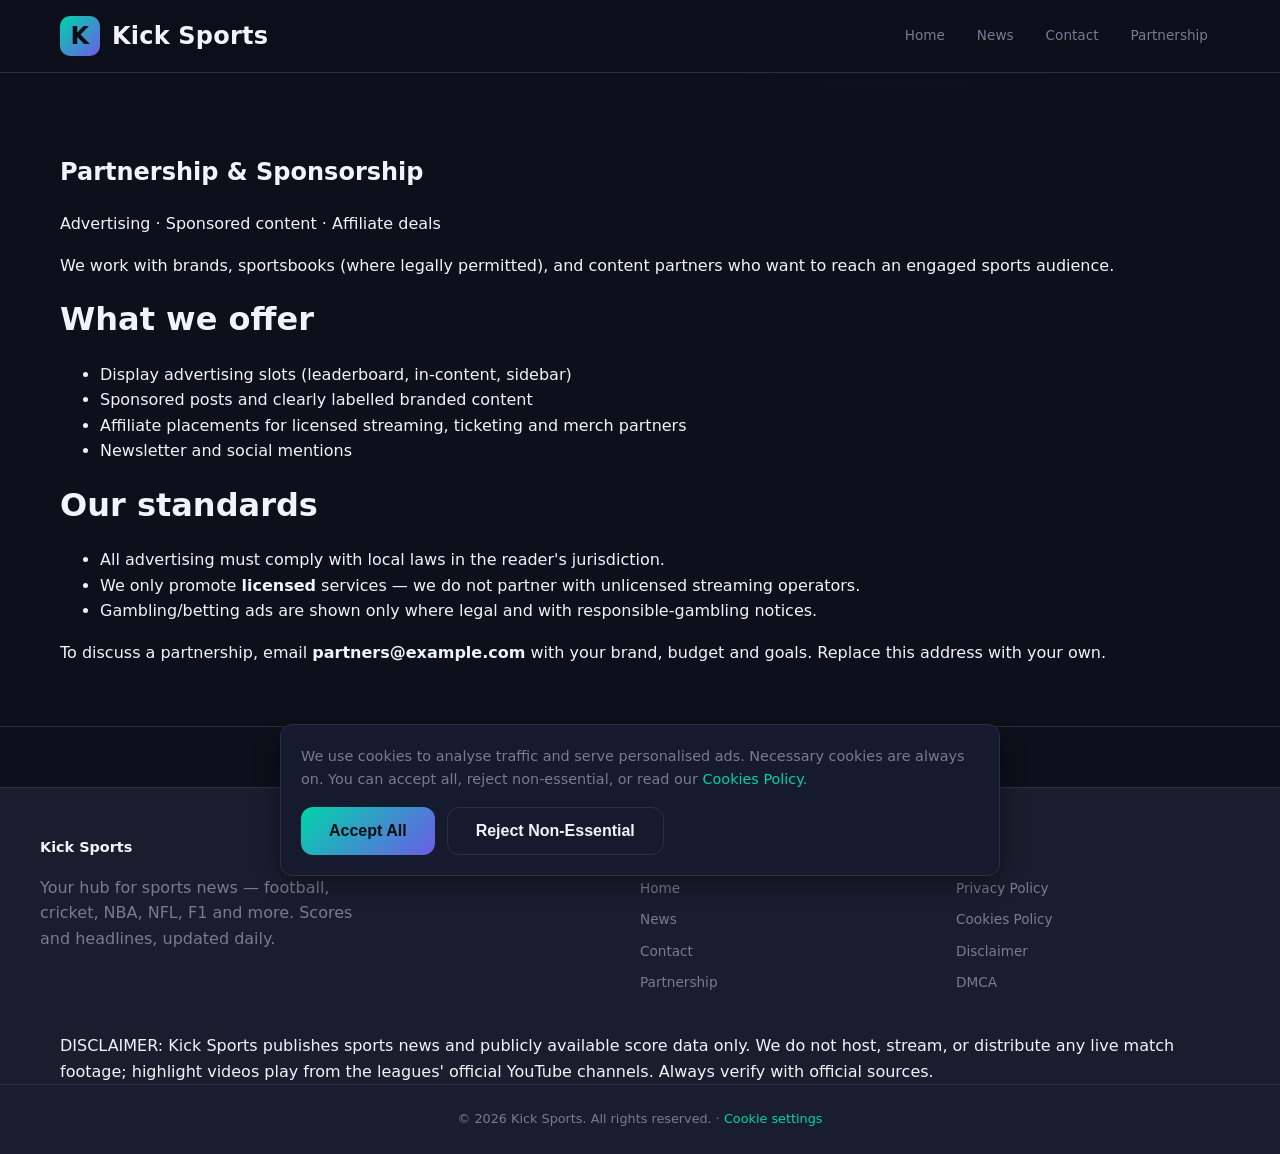
<file: partnership.html>
<!DOCTYPE html>
<html lang="en" data-year="2025">
<head>
  <meta charset="UTF-8" />
  <meta name="viewport" content="width=device-width, initial-scale=1.0" />
  <title>Partnership | Kick Sports</title>
  <meta name="description" content="Advertising, sponsorship and partnership opportunities with Kick Sports." />
  <link rel="stylesheet" href="assets/css/style.css" />
</head>
<body>
  <div id="site-header"></div>

  <main>
    <section class="section">
      <div class="container prose">
        <h1>Partnership &amp; Sponsorship</h1>
        <p class="updated">Advertising · Sponsored content · Affiliate deals</p>
        <p>We work with brands, sportsbooks (where legally permitted), and content partners
           who want to reach an engaged sports audience.</p>

        <h2>What we offer</h2>
        <ul>
          <li>Display advertising slots (leaderboard, in-content, sidebar)</li>
          <li>Sponsored posts and clearly labelled branded content</li>
          <li>Affiliate placements for licensed streaming, ticketing and merch partners</li>
          <li>Newsletter and social mentions</li>
        </ul>

        <h2>Our standards</h2>
        <ul>
          <li>All advertising must comply with local laws in the reader's jurisdiction.</li>
          <li>We only promote <strong>licensed</strong> services &mdash; we do not partner with
              unlicensed streaming operators.</li>
          <li>Gambling/betting ads are shown only where legal and with responsible-gambling notices.</li>
        </ul>

        <div class="notice">
          To discuss a partnership, email <strong>partners@example.com</strong> with your brand,
          budget and goals. Replace this address with your own.
        </div>
      </div>
    </section>
  </main>

  <div id="site-footer"></div>
  <script src="assets/js/site.js"></script>
</body>
</html>
</file>
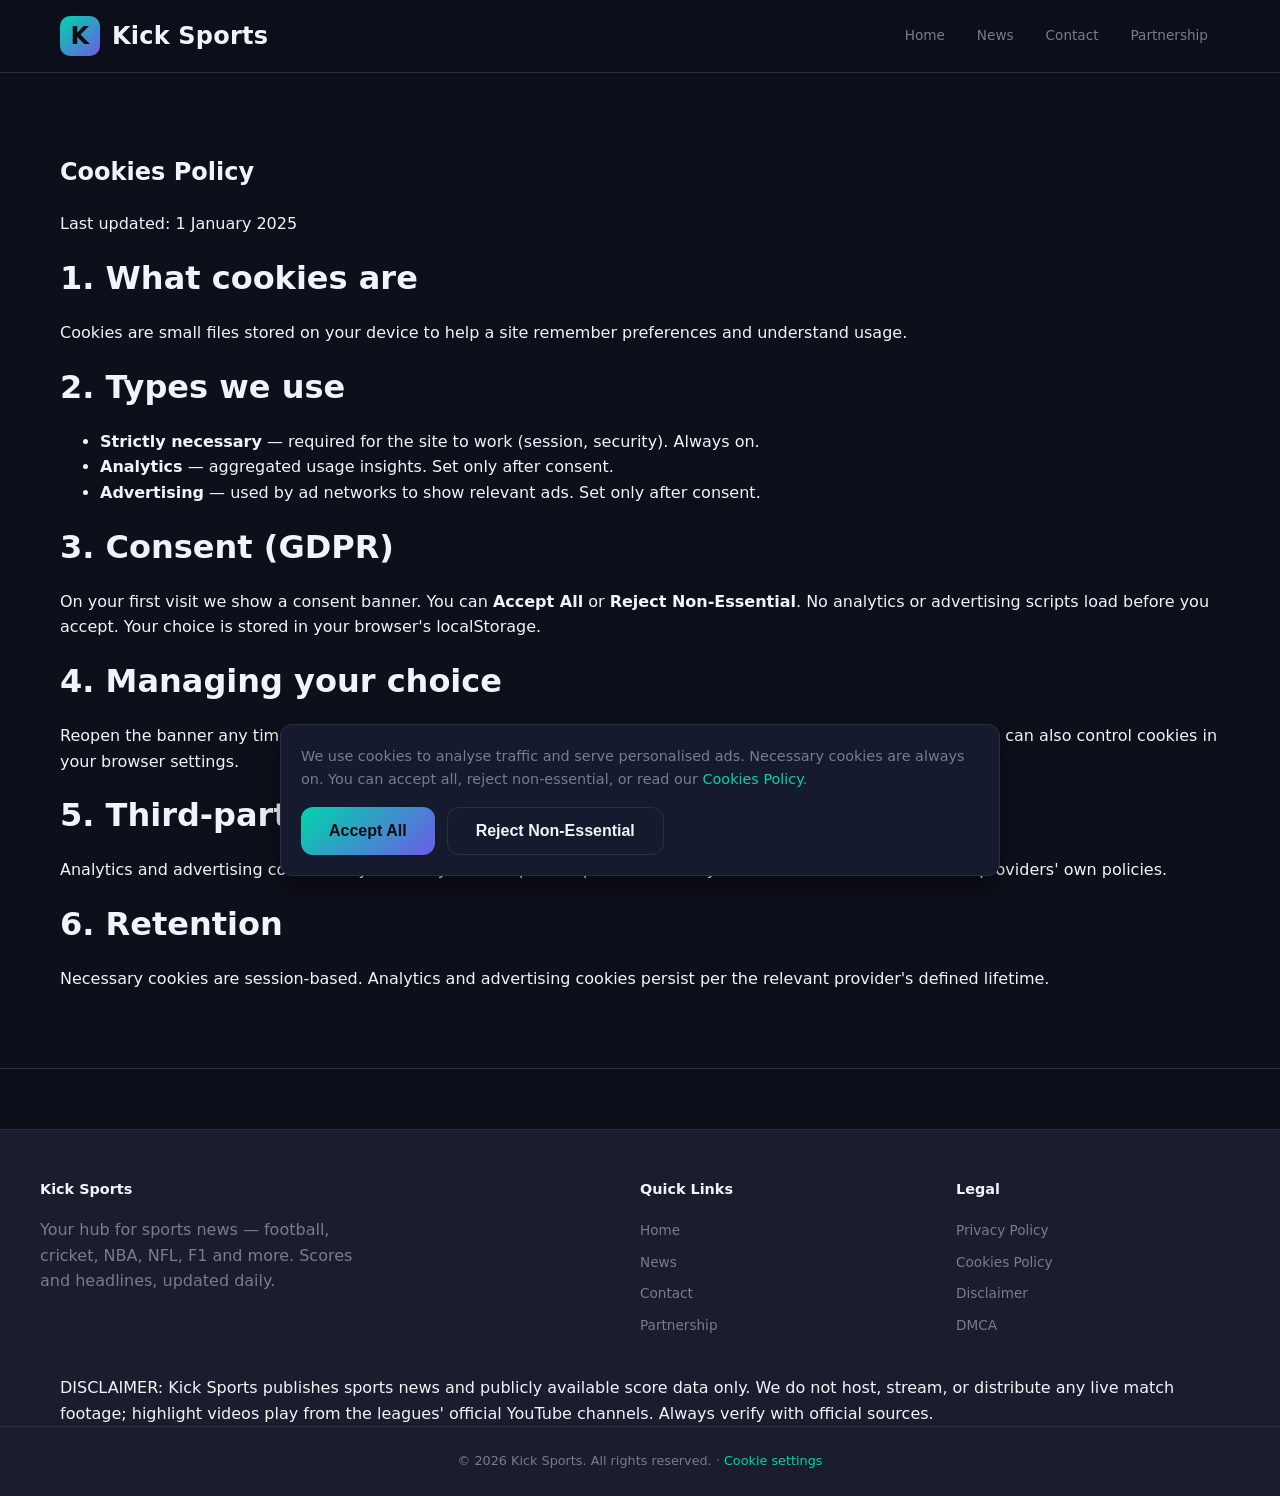
<file: legal/cookies.html>
<!DOCTYPE html>
<html lang="en" data-year="2025">
<head>
  <meta charset="UTF-8" />
  <meta name="viewport" content="width=device-width, initial-scale=1.0" />
  <title>Cookies Policy | Kick Sports</title>
  <link rel="stylesheet" href="../assets/css/style.css" />
</head>
<body>
  <div id="site-header"></div>

  <main>
    <section class="section">
      <div class="container prose">
        <h1>Cookies Policy</h1>
        <p class="updated">Last updated: 1 January 2025</p>

        <h2>1. What cookies are</h2>
        <p>Cookies are small files stored on your device to help a site remember preferences and
           understand usage.</p>

        <h2>2. Types we use</h2>
        <ul>
          <li><strong>Strictly necessary</strong> &mdash; required for the site to work (session, security). Always on.</li>
          <li><strong>Analytics</strong> &mdash; aggregated usage insights. Set only after consent.</li>
          <li><strong>Advertising</strong> &mdash; used by ad networks to show relevant ads. Set only after consent.</li>
        </ul>

        <h2>3. Consent (GDPR)</h2>
        <p>On your first visit we show a consent banner. You can <strong>Accept All</strong> or
           <strong>Reject Non-Essential</strong>. No analytics or advertising scripts load before
           you accept. Your choice is stored in your browser's localStorage.</p>

        <h2>4. Managing your choice</h2>
        <p>Reopen the banner any time via the <em>Cookie settings</em> link in the footer, or clear
           this site's localStorage and reload. You can also control cookies in your browser settings.</p>

        <h2>5. Third-party cookies</h2>
        <p>Analytics and advertising cookies may be set by their respective providers once you
           consent. Please review those providers' own policies.</p>

        <h2>6. Retention</h2>
        <p>Necessary cookies are session-based. Analytics and advertising cookies persist per the
           relevant provider's defined lifetime.</p>
      </div>
    </section>
  </main>

  <div id="site-footer"></div>
  <script src="../assets/js/site.js"></script>
</body>
</html>
</file>
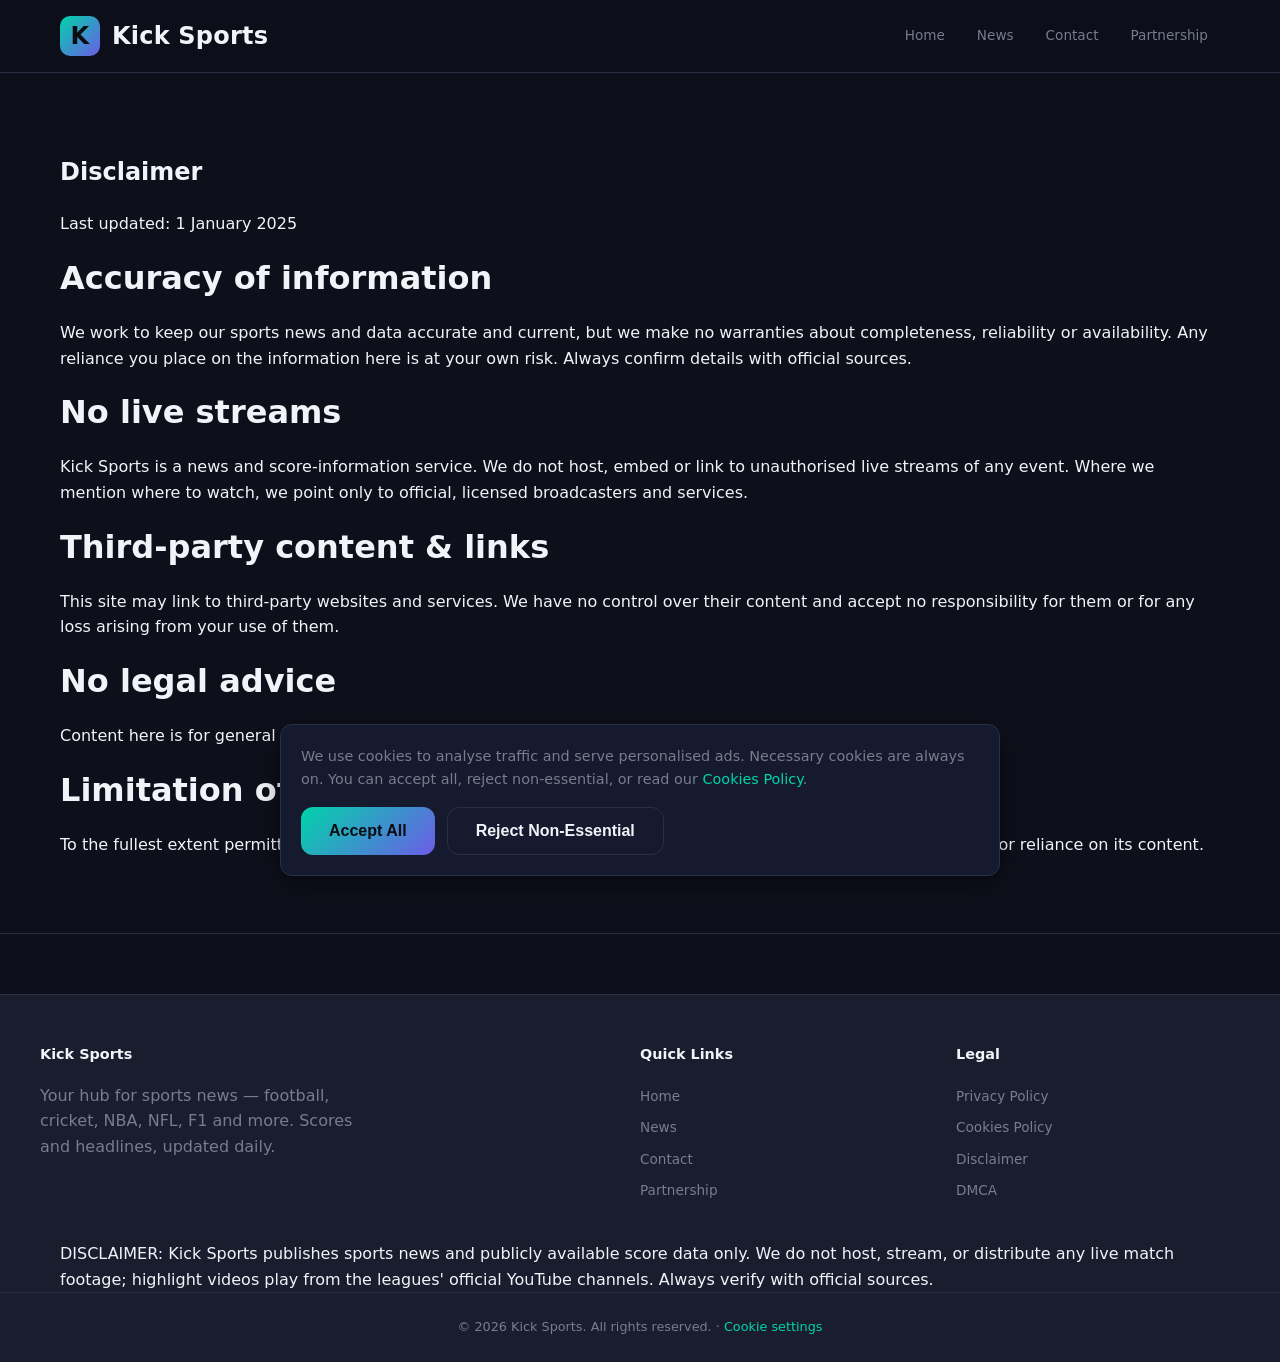
<file: legal/disclaimer.html>
<!DOCTYPE html>
<html lang="en" data-year="2025">
<head>
  <meta charset="UTF-8" />
  <meta name="viewport" content="width=device-width, initial-scale=1.0" />
  <title>Disclaimer | Kick Sports</title>
  <link rel="stylesheet" href="../assets/css/style.css" />
</head>
<body>
  <div id="site-header"></div>

  <main>
    <section class="section">
      <div class="container prose">
        <h1>Disclaimer</h1>
        <p class="updated">Last updated: 1 January 2025</p>

        <h2>Accuracy of information</h2>
        <p>We work to keep our sports news and data accurate and current, but we make no
           warranties about completeness, reliability or availability. Any reliance you place
           on the information here is at your own risk. Always confirm details with official sources.</p>

        <h2>No live streams</h2>
        <p>Kick Sports is a news and score-information service. We do not host, embed or link to
           unauthorised live streams of any event. Where we mention where to watch, we point only
           to official, licensed broadcasters and services.</p>

        <h2>Third-party content &amp; links</h2>
        <p>This site may link to third-party websites and services. We have no control over their
           content and accept no responsibility for them or for any loss arising from your use of them.</p>

        <h2>No legal advice</h2>
        <p>Content here is for general information only and does not constitute professional or legal advice.</p>

        <h2>Limitation of liability</h2>
        <p>To the fullest extent permitted by law, we exclude all liability for any loss or damage
           arising from use of this website or reliance on its content.</p>
      </div>
    </section>
  </main>

  <div id="site-footer"></div>
  <script src="../assets/js/site.js"></script>
</body>
</html>
</file>
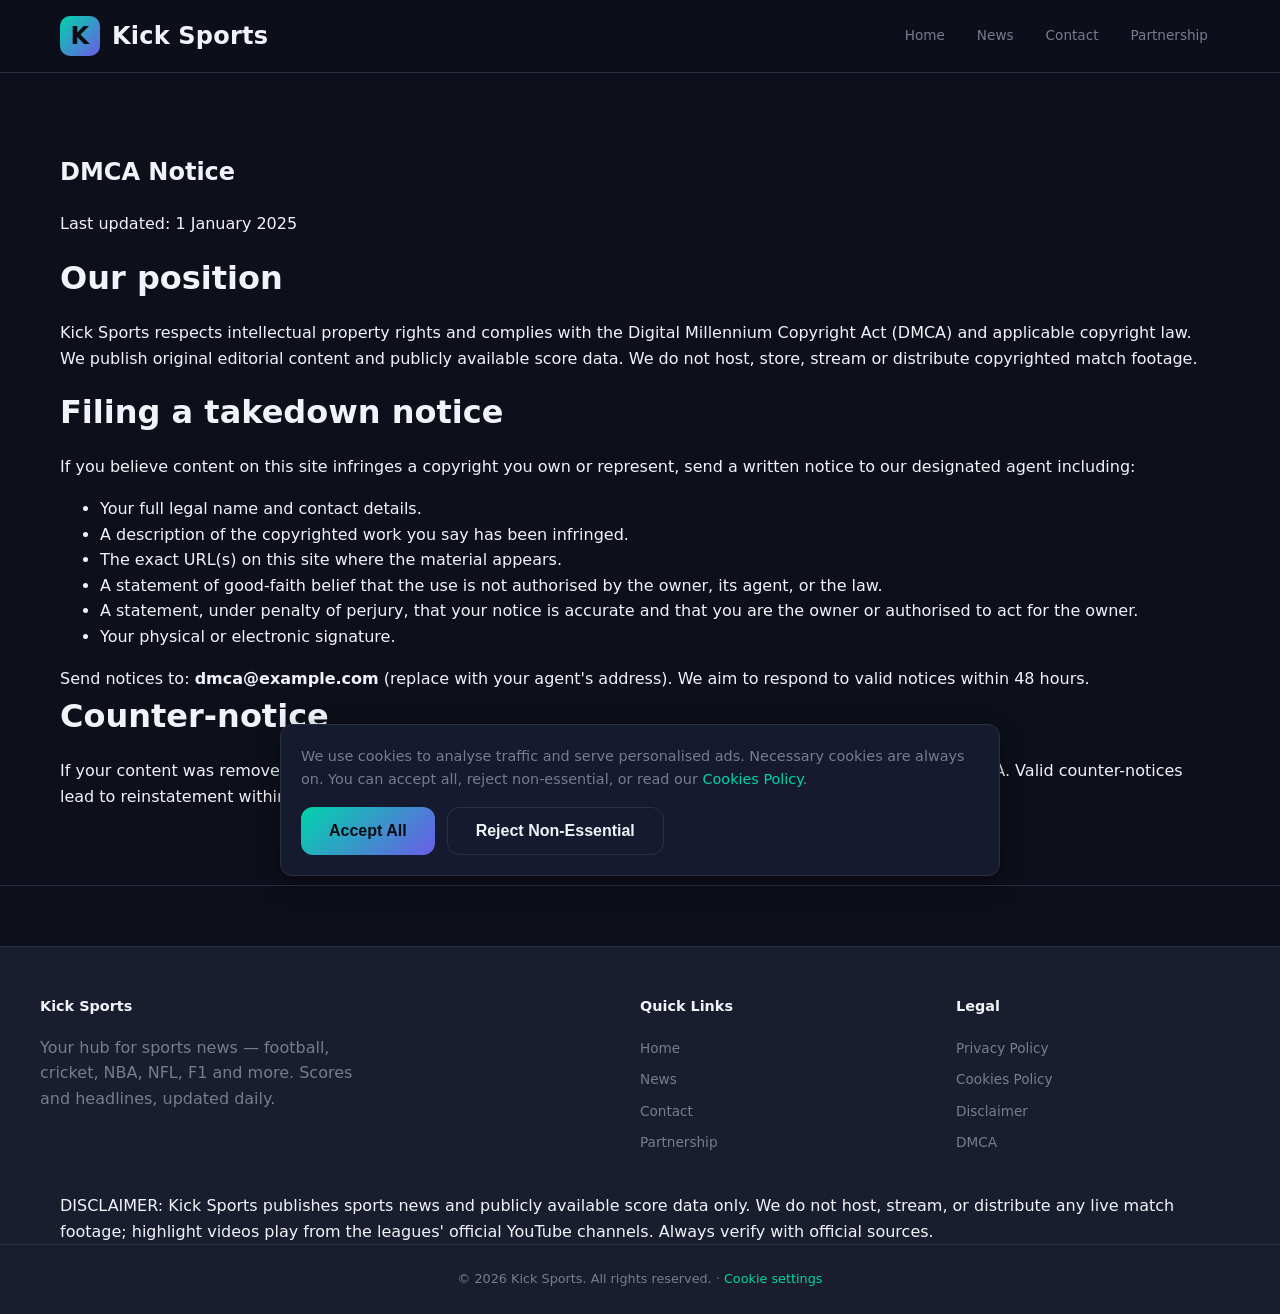
<file: legal/dmca.html>
<!DOCTYPE html>
<html lang="en" data-year="2025">
<head>
  <meta charset="UTF-8" />
  <meta name="viewport" content="width=device-width, initial-scale=1.0" />
  <title>DMCA Notice | Kick Sports</title>
  <link rel="stylesheet" href="../assets/css/style.css" />
</head>
<body>
  <div id="site-header"></div>

  <main>
    <section class="section">
      <div class="container prose">
        <h1>DMCA Notice</h1>
        <p class="updated">Last updated: 1 January 2025</p>

        <h2>Our position</h2>
        <p>Kick Sports respects intellectual property rights and complies with the Digital
           Millennium Copyright Act (DMCA) and applicable copyright law. We publish original
           editorial content and publicly available score data. We do not host, store, stream
           or distribute copyrighted match footage.</p>

        <h2>Filing a takedown notice</h2>
        <p>If you believe content on this site infringes a copyright you own or represent,
           send a written notice to our designated agent including:</p>
        <ul>
          <li>Your full legal name and contact details.</li>
          <li>A description of the copyrighted work you say has been infringed.</li>
          <li>The exact URL(s) on this site where the material appears.</li>
          <li>A statement of good-faith belief that the use is not authorised by the owner, its agent, or the law.</li>
          <li>A statement, under penalty of perjury, that your notice is accurate and that you are the owner or authorised to act for the owner.</li>
          <li>Your physical or electronic signature.</li>
        </ul>

        <div class="notice">Send notices to: <strong>dmca@example.com</strong> (replace with your agent's address).
          We aim to respond to valid notices within 48 hours.</div>

        <h2>Counter-notice</h2>
        <p>If your content was removed in error, you may submit a counter-notice with the
           information required under the DMCA. Valid counter-notices lead to reinstatement
           within 10&ndash;14 business days, unless the complaining party files a court action.</p>
      </div>
    </section>
  </main>

  <div id="site-footer"></div>
  <script src="../assets/js/site.js"></script>
</body>
</html>
</file>
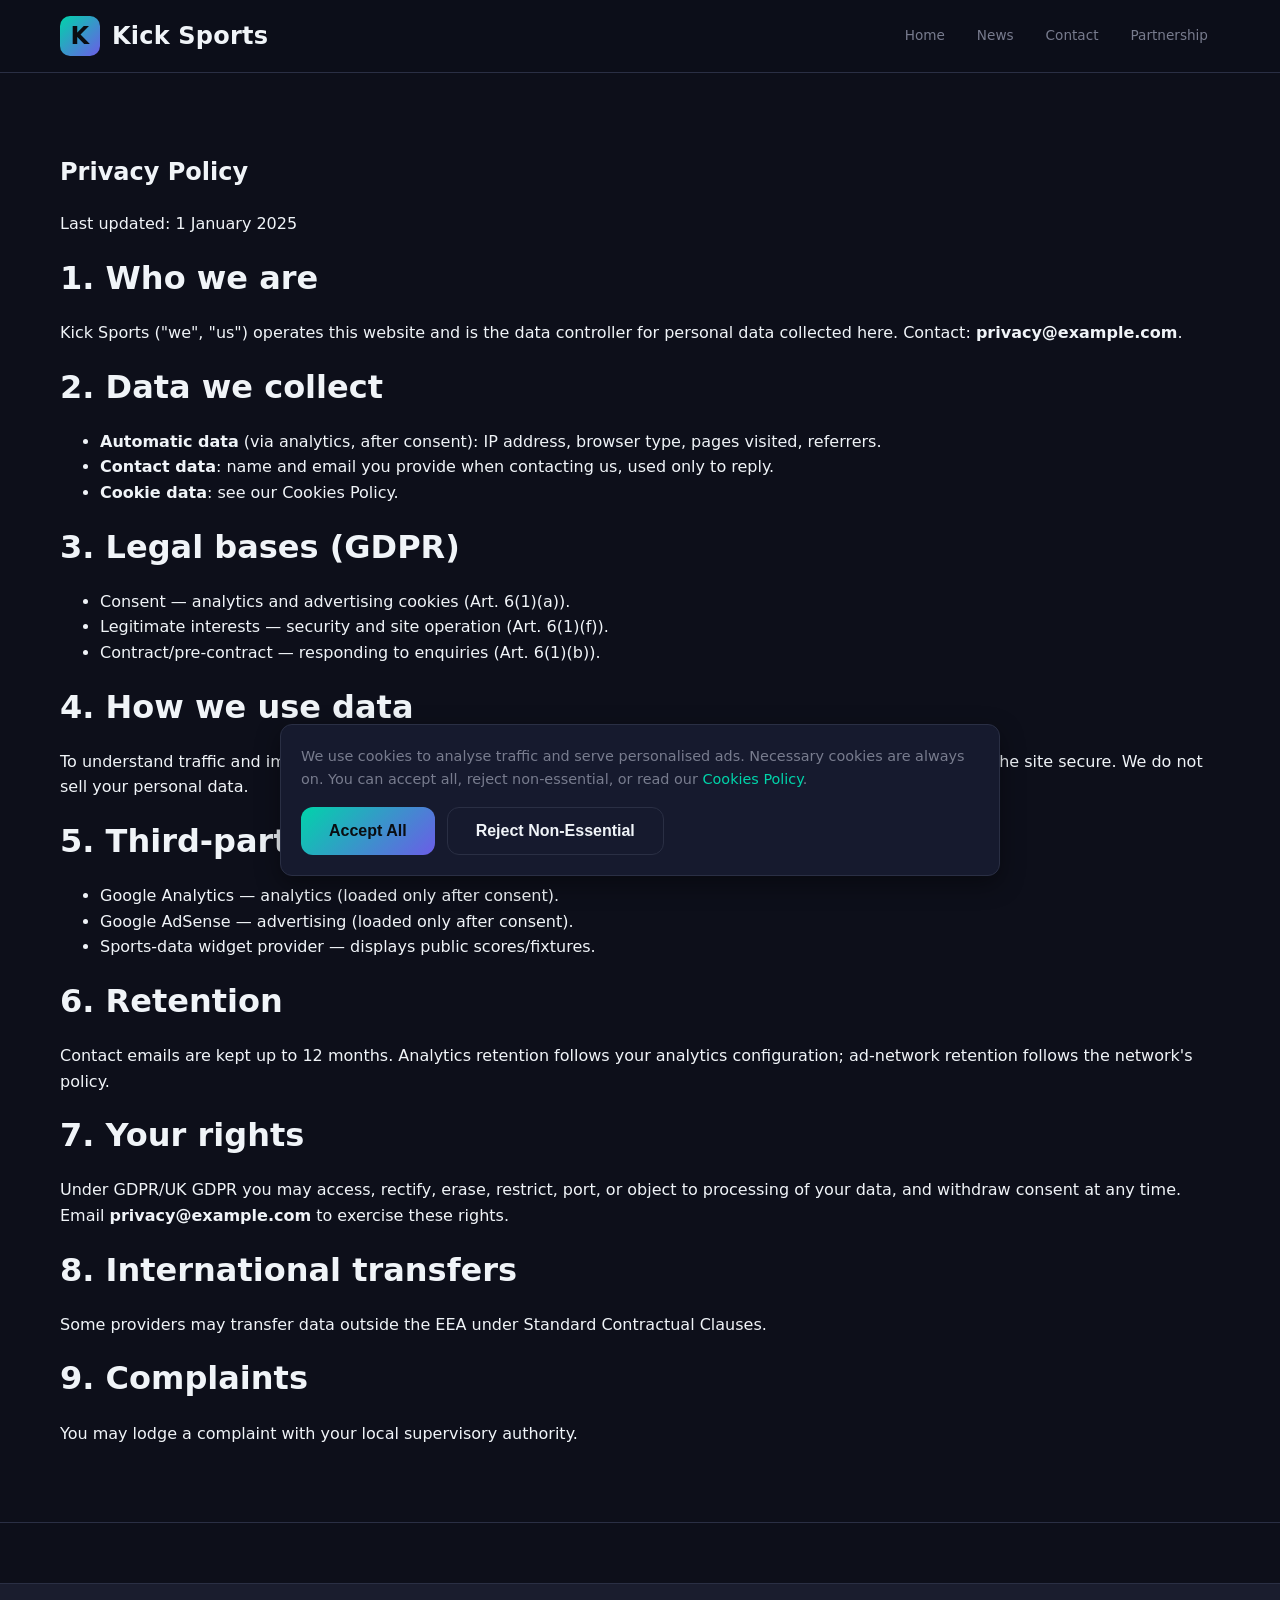
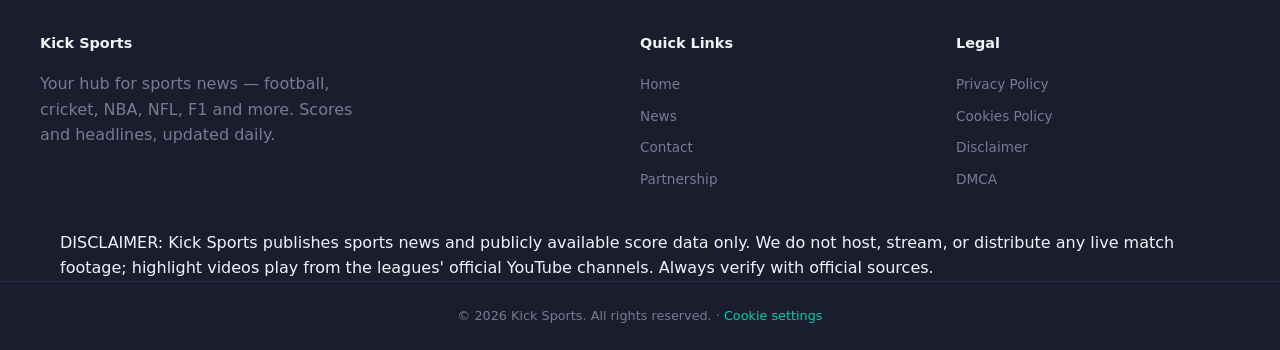
<file: legal/privacy.html>
<!DOCTYPE html>
<html lang="en" data-year="2025">
<head>
  <meta charset="UTF-8" />
  <meta name="viewport" content="width=device-width, initial-scale=1.0" />
  <title>Privacy Policy | Kick Sports</title>
  <link rel="stylesheet" href="../assets/css/style.css" />
</head>
<body>
  <div id="site-header"></div>

  <main>
    <section class="section">
      <div class="container prose">
        <h1>Privacy Policy</h1>
        <p class="updated">Last updated: 1 January 2025</p>

        <h2>1. Who we are</h2>
        <p>Kick Sports ("we", "us") operates this website and is the data controller for personal
           data collected here. Contact: <strong>privacy@example.com</strong>.</p>

        <h2>2. Data we collect</h2>
        <ul>
          <li><strong>Automatic data</strong> (via analytics, after consent): IP address, browser type, pages visited, referrers.</li>
          <li><strong>Contact data</strong>: name and email you provide when contacting us, used only to reply.</li>
          <li><strong>Cookie data</strong>: see our Cookies Policy.</li>
        </ul>

        <h2>3. Legal bases (GDPR)</h2>
        <ul>
          <li>Consent &mdash; analytics and advertising cookies (Art. 6(1)(a)).</li>
          <li>Legitimate interests &mdash; security and site operation (Art. 6(1)(f)).</li>
          <li>Contract/pre-contract &mdash; responding to enquiries (Art. 6(1)(b)).</li>
        </ul>

        <h2>4. How we use data</h2>
        <p>To understand traffic and improve the site, to serve advertising (with consent),
           to respond to enquiries, and to keep the site secure. We do not sell your personal data.</p>

        <h2>5. Third-party services</h2>
        <ul>
          <li>Google Analytics &mdash; analytics (loaded only after consent).</li>
          <li>Google AdSense &mdash; advertising (loaded only after consent).</li>
          <li>Sports-data widget provider &mdash; displays public scores/fixtures.</li>
        </ul>

        <h2>6. Retention</h2>
        <p>Contact emails are kept up to 12 months. Analytics retention follows your analytics
           configuration; ad-network retention follows the network's policy.</p>

        <h2>7. Your rights</h2>
        <p>Under GDPR/UK GDPR you may access, rectify, erase, restrict, port, or object to
           processing of your data, and withdraw consent at any time. Email
           <strong>privacy@example.com</strong> to exercise these rights.</p>

        <h2>8. International transfers</h2>
        <p>Some providers may transfer data outside the EEA under Standard Contractual Clauses.</p>

        <h2>9. Complaints</h2>
        <p>You may lodge a complaint with your local supervisory authority.</p>
      </div>
    </section>
  </main>

  <div id="site-footer"></div>
  <script src="../assets/js/site.js"></script>
</body>
</html>
</file>
<file: assets/css/style.css>
/* ===== Design Tokens ===== */
:root {
  --bg: #0d0f1a;
  --bg-elev: #1a1d2e;
  --bg-card: #161a2e;
  --bg-warm: #1e1d2f;
  --border: #2a2f44;
  --border-light: #3a3f54;
  --text: #f0f4f8;
  --muted: #787c8e;
  --accent: #00d4aa;
  --accent-2: #6c5ce7;
  --danger: #ff4757;
  --radius: 12px;
  --radius-lg: 16px;
  --shadow: 0 8px 24px rgba(0, 0, 0, .4);
  --shadow-sm: 0 4px 12px rgba(0, 0, 0, .3);
  --maxw: 1200px;
  --ff-display: "Syne", "Nunito", system-ui, -apple-system, "Segoe UI", Roboto, Helvetica, Arial, sans-serif;
  --ff-base: "Inter", system-ui, -apple-system, "Segoe UI", Roboto, Helvetica, Arial, sans-serif;
  --ff-heading: "Syne", "Nunito", system-ui, -apple-system, "Segoe UI", Roboto, Helvetica, Arial, sans-serif;
}

/* ===== Base Styles ===== */
* { box-sizing: border-box; }

html { scroll-behavior: smooth; }

body {
  margin: 0;
  font-family: var(--ff-base);
  background: 
    radial-gradient(1400px 800px at 70% -20%, #1e1d2f 0%, #0d0f1a 40%, transparent 60%), 
    var(--bg);
  color: var(--text);
  line-height: 1.6;
  -webkit-font-smoothing: antialiased;
  -moz-osx-font-smoothing: grayscale;
}

a { color: var(--accent); text-decoration: none; }
a:hover { text-decoration: underline; }

.container { width: 100%; max-width: var(--maxw); margin: 0 auto; padding: 0 20px; }

/* ===== Header/Navbar ===== */
.site-header {
  position: sticky;
  top: 0;
  z-index: 50;
  background: rgba(13, 15, 26, .85);
  backdrop-filter: blur(20px);
  border-bottom: 1px solid var(--border);
}

.nav { display: flex; align-items: center; justify-content: space-between; height: 72px; }

.brand { display: flex; align-items: center; gap: 12px; font-size: 1.5rem; font-weight: 800; letter-spacing: .2px; color: var(--text); }

.brand .logo { 
  width: 40px; height: 40px; border-radius: 10px; 
  background: linear-gradient(135deg, var(--accent), var(--accent-2)); 
  display: grid; place-items: center; color: #0a0d11; font-weight: 900; 
}

.brand:hover { text-decoration: none; }

.nav-links { display: flex; gap: 8px; align-items: center; }

.nav-links a { 
  color: var(--muted); padding: 8px 12px; border-radius: 10px; font-weight: 500; 
  font-size: .85rem; 
}

.nav-links a:hover { color: var(--text); background: var(--bg-elev); text-decoration: none; }

.nav-toggle { 
  display: none; 
  background: none; border: 1px solid var(--border); color: var(--text); 
  border-radius: 10px; padding: 8px 12px; font-size: 1rem; cursor: pointer; 
}

@media (max-width: 760px) {
  .nav-toggle { display: block; }
  .nav-links { 
    position: absolute; top: 72px; left: 0; right: 0;
    flex-direction: column; align-items: stretch; gap: 2px;
    background: var(--bg-elev); border-bottom: 1px solid var(--border);
    padding: 12px 16px; display: none;
  }
  .nav-links.open { display: flex; }
}

/* ===== Hero Section ===== */
.hero { padding: 80px 0 60px; text-align: center; border-bottom: 1px solid var(--border); }

.hero h1 { 
  font-family: var(--ff-heading); 
  font-size: clamp(2.5rem, 6vw, 4rem); 
  margin: 0 0 20px; 
  line-height: 1.1; 
  color: var(--text); 
}

.hero p { 
  color: var(--muted); 
  font-size: 1.25rem; 
  max-width: 720px; 
  margin: 0 auto 32px; 
}

.hero .cta { display: inline-flex; gap: 16px; flex-wrap: wrap; justify-content: center; margin-top: 24px; }

.btn { 
  display: inline-block; 
  padding: 14px 28px; 
  border-radius: var(--radius); 
  font-weight: 700; 
  border: 1px solid var(--border); 
  color: var(--text); 
  background: var(--bg-card); 
  cursor: pointer; 
  font-size: 1rem; 
  transition: all .2s ease;
}

.btn:hover { text-decoration: none; border-color: var(--accent); background: var(--bg-warm); }

.btn.primary { 
  background: linear-gradient(135deg, var(--accent), var(--accent-2)); 
  color: #0a0d11; 
  border: 0; 
  font-weight: 600; 
}

.btn.secondary { 
  background: var(--bg-card); border-color: var(--border); 
}

.btn.secondary:hover { border-color: var(--accent-2); }

.btn.tiny { padding: 6px 12px; font-size: .65rem; }

.btn:focus-visible { outline: 2px solid var(--accent); outline-offset: 2px; }

/* ===== Sections ===== */
.section { padding: 60px 0; border-bottom: 1px solid var(--border); }

.section h2 { 
  font-family: var(--ff-heading); 
  font-size: 2rem; 
  margin: 0 0 12px; 
  color: var(--text); 
}

.section .sub { 
  color: var(--muted); 
  margin: 0 0 24px; 
  font-size: .95rem; 
}

/* ===== Sport Grid ===== */
.grid { display: grid; gap: 16px; margin-top: 32px; }

@media (min-width: 560px) { .grid { grid-template-columns: repeat(2, 1fr); } }
@media (min-width: 768px) { .grid { grid-template-columns: repeat(3, 1fr); } }
@media (min-width: 960px) { .grid { grid-template-columns: repeat(4, 1fr); } }
@media (min-width: 1200px) { .grid { grid-template-columns: repeat(5, 1fr); } }

.card { 
  background: var(--bg-card); 
  border: 1px solid var(--border); 
  border-radius: var(--radius); 
  padding: 24px; 
  transition: transform .2s ease, box-shadow .2s ease, border-color .2s ease;
  cursor: pointer;
}

.card:hover { 
  transform: translateY(-4px); 
  box-shadow: var(--shadow); 
  border-color: var(--accent); 
  text-decoration: none;
}

.card .icon { 
  width: 48px; height: 48px; 
  border-radius: var(--radius); 
  background: linear-gradient(135deg, var(--accent), var(--accent-2)); 
  display: grid; place-items: center; font-size: 1.8rem; margin-bottom: 16px; 
  color: #0a0d11; 
}

.card h3 { 
  font-family: var(--ff-heading); 
  margin: 0 0 8px; 
  color: var(--text); 
  font-size: 1.15rem; 
}

.card p { margin: 0; color: var(--muted); font-size: .85rem; }

/* ===== Ad Slots ===== */
.ad-slot { margin: 32px auto; max-width: var(--maxw); min-height: 120px; border: 1px dashed var(--border); border-radius: var(--radius); display: grid; place-items: center; color: var(--muted); font-size: .8rem; background: var(--bg); }

.ad-slot::after { content: " Advertisement "; letter-spacing: .12em; text-transform: uppercase; font-size: .65rem; }

.ad-slot ins { display: block; width: 100%; }

/* ===== News Articles ===== */
.articles { display: grid; gap: 20px; margin-top: 32px; }

@media (min-width: 560px) { .articles { grid-template-columns: repeat(2, 1fr); } }
@media (min-width: 768px) { .articles { grid-template-columns: repeat(3, 1fr); } }
@media (min-width: 960px) { .articles { grid-template-columns: repeat(4, 1fr); } }

.article { 
  background: var(--bg-card); 
  border: 1px solid var(--border); 
  border-radius: var(--radius); 
  overflow: hidden; 
  display: flex; flex-direction: column;
  transition: border-color .2s ease;
}

.article:hover { border-color: var(--accent); }

.article .thumb { 
  height: 180px; 
  background: linear-gradient(135deg, #1a1f2e, #161a2e); 
  display: grid; place-items: center; font-size: 2.8rem; 
  color: var(--accent); 
}

.article .body { padding: 20px; }

.article .tag { 
  font-size: .7rem; 
  text-transform: uppercase; 
  letter-spacing: .1em; 
  color: var(--accent); 
  font-weight: 600; 
  margin-bottom: 12px; 
  display: inline-block; 
}

.article h2 { 
  font-family: var(--ff-heading); 
  margin: 8px 0; 
  color: var(--text); 
  font-size: 1.1rem; 
  flex: 1;
}

.article p { color: var(--muted); font-size: .85rem; margin: 12px 0 0; }

/* ===== Live Scores Widget ===== */
.widget-wrap { 
  background: var(--bg-card); border: 1px solid var(--border); border-radius: var(--radius); padding: 24px 0; 
}

.live-scores { padding: 24px; }

.live-scores h3 { 
  font-family: var(--ff-heading); 
  margin: 0 0 20px; 
  color: var(--text); 
  font-size: 1.25rem; 
}

.live-scores .sub { margin: 0 0 20px; }

.placeholder { 
  height: 80px; 
  background: var(--bg); border: 1px dashed var(--border); border-radius: var(--radius); 
  display: grid; place-items: center; color: var(--muted); font-size: .9rem; margin: 16px 0; 
}

/* ===== Scores & fixtures ===== */
.league-grid { display: grid; gap: 16px; padding: 0 24px; grid-template-columns: repeat(auto-fill, minmax(min(280px, 100%), 1fr)); }
.league-card h3 { margin: 0 0 12px; }
.fixture { display: grid; grid-template-columns: auto 1fr auto; gap: 10px; align-items: baseline; padding: 10px 0; border-bottom: 1px solid var(--border); font-size: .9rem; }
.fixture:last-child { border-bottom: 0; }
.fixture-label { font-size: .65rem; text-transform: uppercase; letter-spacing: .08em; color: var(--muted); }
.fixture-right { white-space: nowrap; }
.source-note { color: var(--muted); font-size: .8rem; margin: 16px 24px 0; text-align: center; }
.muted { color: var(--muted); }
.center { text-align: center; }

/* ===== Headlines ===== */
.article h2 a { color: inherit; text-decoration: none; }
.article h2 a:hover, .article h2 a:focus-visible { color: var(--accent); text-decoration: underline; }
.article .meta { font-size: .75rem; margin-top: 10px; }

/* ===== Footer ===== */
.site-footer { border-top: 1px solid var(--border); margin-top: 60px; background: var(--bg-elev); }

.footer-grid { display: grid; gap: 32px; padding: 48px 0 32px; grid-template-columns: 2fr 1fr 1fr; }

@media (max-width: 760px) { .footer-grid { grid-template-columns: 1fr; gap: 24px; } }

.footer-grid h4 { margin: 0 0 16px; font-size: .9rem; color: var(--text); }

.footer-grid ul { list-style: none; padding: 0; margin: 0; }

.footer-grid li { margin: 6px 0; }

.footer-grid a { color: var(--muted); font-size: .85rem; }

.footer-bottom { border-top: 1px solid var(--border); padding: 24px 0; color: var(--muted); font-size: .8rem; text-align: center; }

/* ===== Cookie Banner ===== */
.cookie-banner { 
  position: fixed; left: 16px; right: 16px; bottom: 24px; z-index: 100; 
  max-width: 720px; margin: 0 auto; 
  background: var(--bg-card); border: 1px solid var(--border); border-radius: var(--radius); 
  box-shadow: var(--shadow); padding: 20px; display: none; 
}

.cookie-banner.show { display: block; }

.cookie-banner p { margin: 0 0 16px; color: var(--muted); font-size: .9rem; }

.cookie-actions { display: flex; gap: 12px; flex-wrap: wrap; }

/* ===== Responsive ===== */
@media (max-width: 760px) {
  .hero h1 { font-size: clamp(2rem, 5vw, 3rem); }
  .hero p { font-size: 1rem; }
  .hero .cta { flex-direction: column; align-items: center; }
  .nav-links { display: none; }
  .footer-grid h4 { text-align: center; }
}
/* ===== Watch: multi-source official player ===== */
.watch { margin-top: 24px; }
.watch-tabs { display: flex; flex-wrap: wrap; gap: 8px; padding-bottom: 8px; }
@media (max-width: 560px) { .watch-tabs { flex-wrap: nowrap; overflow-x: auto; scrollbar-width: thin; } }
.watch-tab { flex: 0 0 auto; padding: 8px 14px; border-radius: 999px; border: 1px solid var(--border); background: var(--bg-elev); color: var(--text); font: inherit; font-size: .85rem; cursor: pointer; white-space: nowrap; }
.watch-tab:hover { border-color: var(--accent); }
.watch-tab[aria-selected="true"] { background: var(--accent); border-color: var(--accent); color: #062b24; font-weight: 700; }
.watch-tab:focus-visible { outline: 2px solid var(--accent); outline-offset: 2px; }
.watch-stage { position: relative; aspect-ratio: 16 / 9; margin-top: 8px; border-radius: var(--radius); overflow: hidden; background: #000; border: 1px solid var(--border); }
.watch-stage iframe { position: absolute; inset: 0; width: 100%; height: 100%; border: 0; }
.watch-facade { position: absolute; inset: 0; display: flex; flex-direction: column; align-items: center; justify-content: center; gap: 12px; padding: 16px; text-align: center;
  background: radial-gradient(600px 300px at 50% 40%, var(--bg-warm), var(--bg-card)); }
.watch-facade p { margin: 0; color: var(--muted); font-size: .85rem; max-width: 420px; }
.watch-foot { margin-top: 10px; font-size: .8rem; }
.watch-foot a { color: var(--accent); }
</file>
